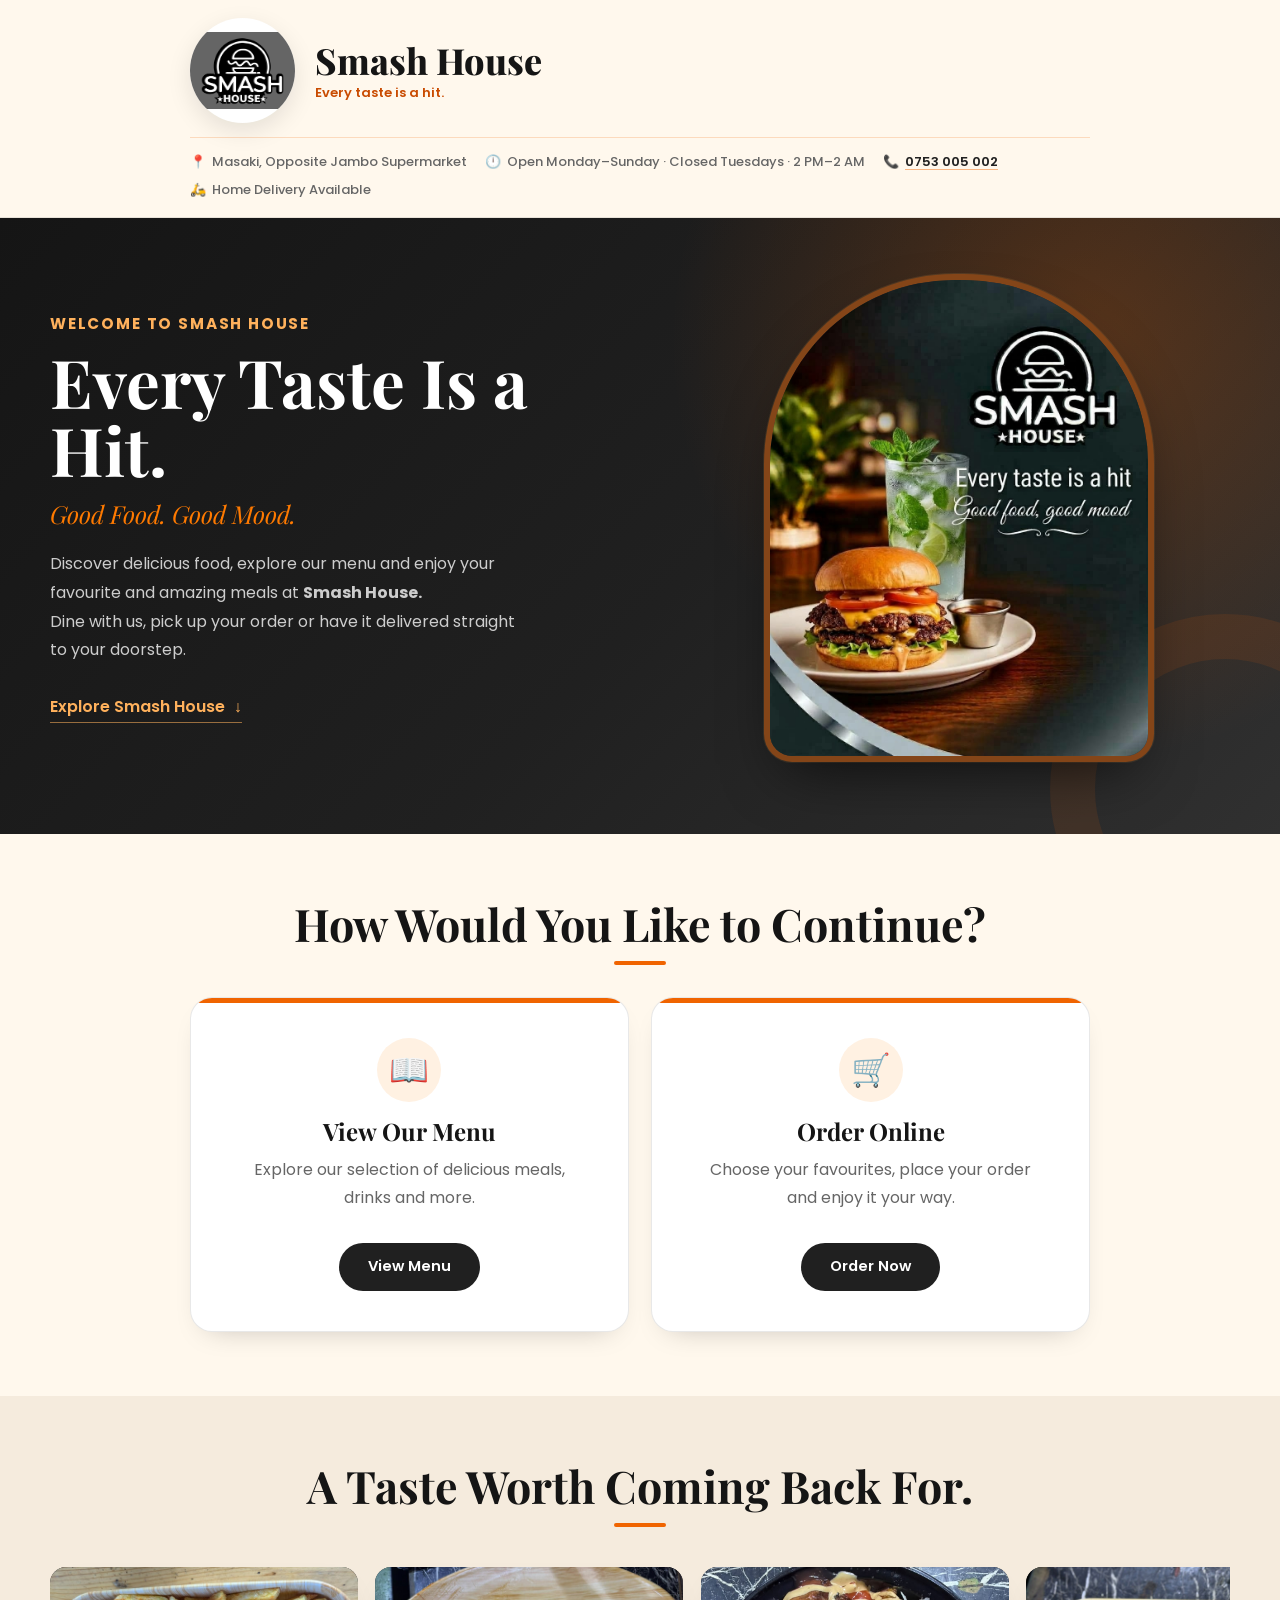
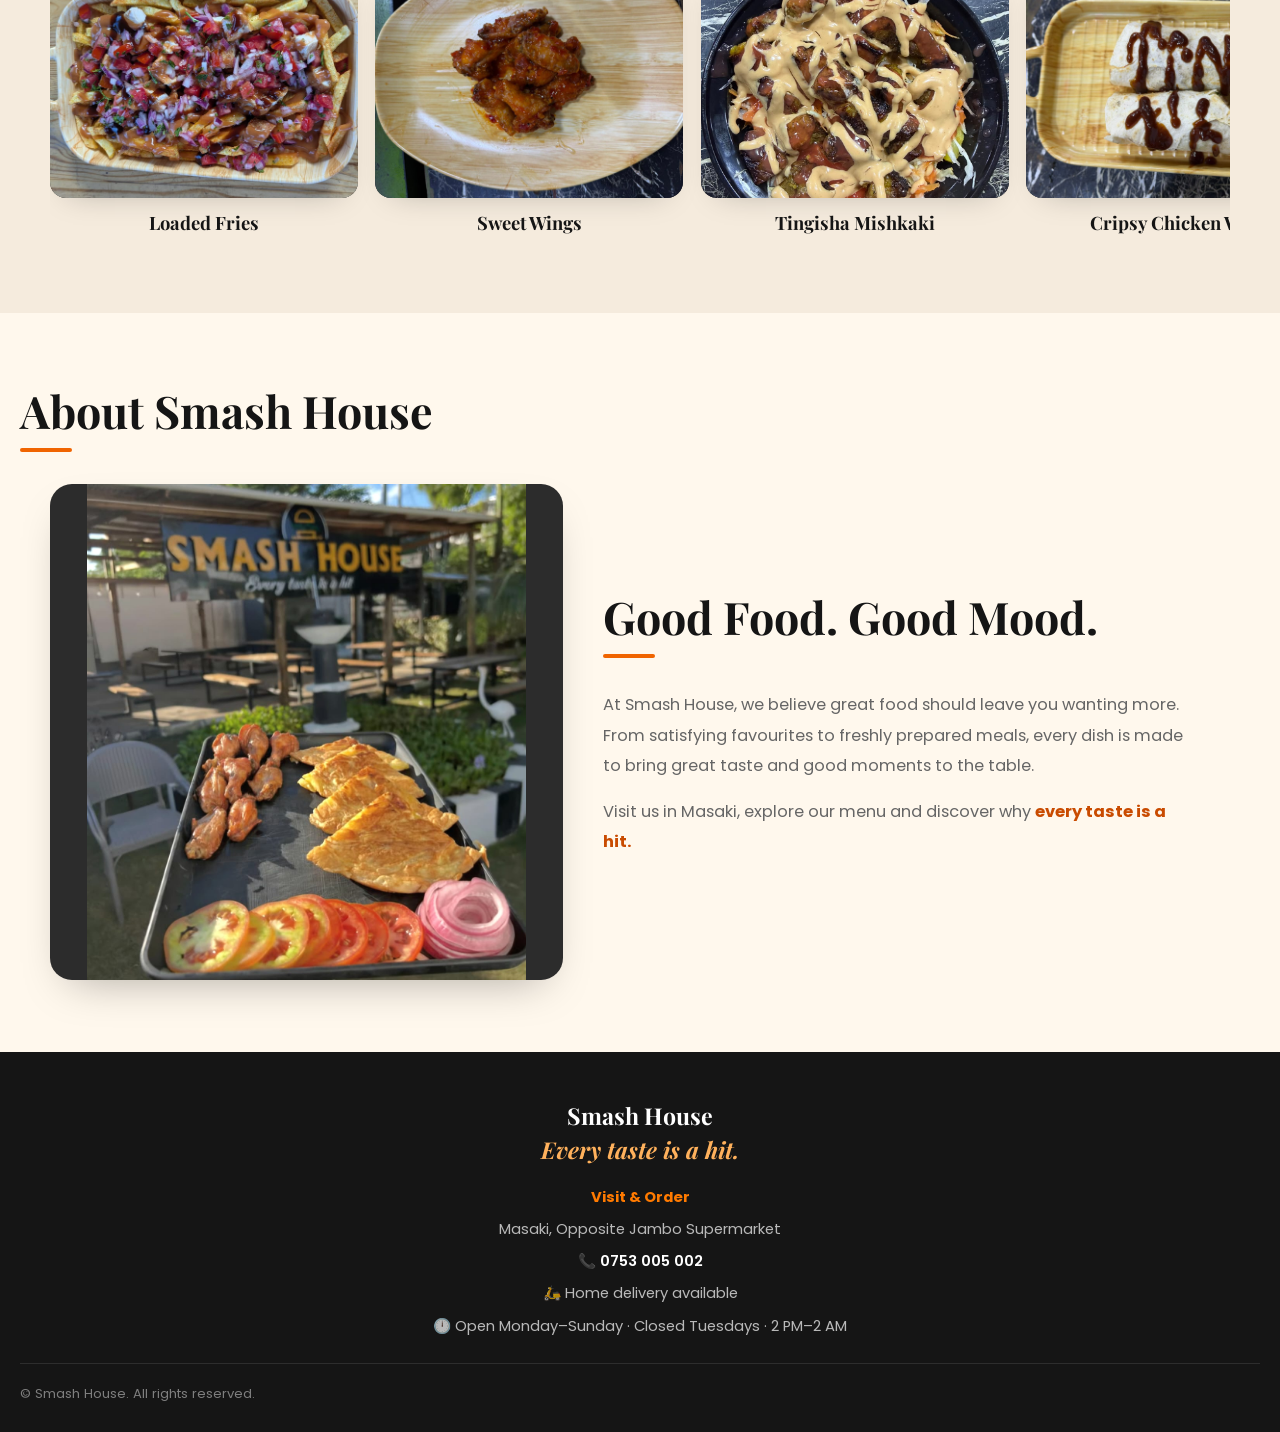
<file: index.html>
<!DOCTYPE html>
<html lang="en">
<head>
  <meta charset="UTF-8">
  <meta name="viewport" content="width=device-width, initial-scale=1.0">

  <title>Smash House | Every Taste Is a Hit</title>

  <meta
    name="description"
    content="Welcome to Smash House, Masaki. Discover our menu, enjoy delicious food and order your favourite meals online for pickup or home delivery."
  >

  <!-- Google Fonts -->
  <link rel="preconnect" href="https://fonts.googleapis.com">
  <link rel="preconnect" href="https://fonts.gstatic.com" crossorigin>

  <link
    href="https://fonts.googleapis.com/css2?family=Playfair+Display:wght@600;700;800&family=Poppins:wght@400;500;600;700&display=swap"
    rel="stylesheet"
  >

  <link rel="stylesheet" href="style.css">
</head>

<body>

  <!-- =========================================================
       HEADER
       ========================================================= -->

  <header class="site-header">

    <div class="header-inner">

      <!-- Restaurant Logo -->
      <div class="brand-logo">
        <img
          src="logo.jpeg"
          alt="Smash House logo"
        >
      </div>

      <!-- Restaurant Brand -->
      <div class="brand-copy">

        <p class="brand-eyebrow"></p>

        <h1 class="brand-name">
          Smash House
        </h1>

        <p class="brand-tagline">
          Every taste is a hit.
        </p>

      </div>

      <!-- Restaurant Information -->
      <div class="header-strip">

        <div class="header-strip-item">
          <span class="header-icon">📍</span>
          <span>Masaki, Opposite Jambo Supermarket</span>
        </div>

        <div class="header-strip-item">
          <span class="header-icon">🕛</span>
          <span>
            Open Monday–Sunday · Closed Tuesdays · 2 PM–2 AM
          </span>
        </div>

        <div class="header-strip-item">
          <span class="header-icon">📞</span>
          <a href="tel:0753005002">0753 005 002</a>
        </div>

        <div class="header-strip-item">
          <span class="header-icon">🛵</span>
          <span>Home Delivery Available</span>
        </div>

      </div>

    </div>

  </header>


  <main>

    <!-- =========================================================
         HERO / WELCOME SECTION
         ========================================================= -->

    <section class="hero" aria-labelledby="hero-heading">

      <div class="hero-inner">

        <div class="hero-text">

          <p class="hero-kicker">
            Welcome to Smash House
          </p>

          <h1 id="hero-heading">
            Every Taste Is a Hit.
          </h1>

          <p class="hero-tagline">
            Good Food. Good Mood.
          </p>

          <p class="hero-copy">
            Discover delicious food, explore our menu and enjoy your
            favourite and amazing meals at 
            <strong>
               Smash House. 
            </strong>
            <br>
            Dine with us, pick up your
            order or have it delivered straight to your doorstep.
          </p>

          <a href="#choose" class="hero-scroll-cta">
            <span>Explore Smash House</span>
            <span class="hero-scroll-arrow" aria-hidden="true">↓</span>
          </a>

        </div>


        <div class="hero-media">

          <div class="hero-image-frame">

            <img
              src="hero.jpeg"
              alt="Delicious food served at Smash House"
              class="hero-image"
              onerror="this.closest('.hero-image-frame').classList.add('image-fallback')"
            >

            <div class="fallback-label" aria-hidden="true">
              <span>Add hero.jpg</span>
              <small>images/hero.jpg — 1000×1200px recommended</small>
            </div>

          </div>

        </div>

      </div>

    </section>


    <!-- =========================================================
         MAIN OPTIONS
         ========================================================= -->

    <section
      class="choose"
      id="choose"
      aria-labelledby="choose-heading"
    >

      <h2 id="choose-heading" class="section-heading">
        How Would You Like to Continue?
      </h2>

      <div class="choice-grid">

        <!-- Table Menu -->
        <a
          href="index1.html"
          class="choice-card choice-card--menu"
        >

          <span class="choice-icon" aria-hidden="true">
            📖
          </span>

          <h3>
            View Our Menu
          </h3>

          <p>
            Explore our selection of delicious meals, drinks and more.
          </p>

          <span class="choice-button">
            View Menu
          </span>

        </a>


        <!-- Online Ordering -->
        <a
          href="index2.html"
          class="choice-card choice-card--order"
        >

          <span class="choice-icon" aria-hidden="true">
            🛒
          </span>

          <h3>
            Order Online
          </h3>

          <p>
            Choose your favourites, place your order and enjoy it your way.
          </p>

          <span class="choice-button">
            Order Now
          </span>

        </a>

      </div>

    </section>


    <!-- =========================================================
         FEATURED FOOD SECTION
         ========================================================= -->

    <section
      class="featured"
      aria-labelledby="featured-heading"
    >

      <h2 id="featured-heading" class="section-heading">
        A Taste Worth Coming Back For.
      </h2>

      <div class="featured-track">

        <figure class="food-card">

          <div class="food-image-frame">

            <img
              src="Loaded Fries.jpeg"
              alt="Loaded Fries"
              loading="lazy"
              onerror="this.closest('.food-image-frame').classList.add('image-fallback')"
            >

            <div class="fallback-label" aria-hidden="true">
              <span>Loaded Fries.jpg</span>
            </div>

          </div>

          <figcaption>
            Loaded Fries
          </figcaption>

        </figure>


        <figure class="food-card">

          <div class="food-image-frame">

            <img
              src="Sweet Wings.jpeg"
              alt="Sweet Wings served at Smash House"
              loading="lazy"
              onerror="this.closest('.food-image-frame').classList.add('image-fallback')"
            >

            <div class="fallback-label" aria-hidden="true">
              <span>Sweet Wings.jpeg</span>
            </div>

          </div>

          <figcaption>
            Sweet Wings
          </figcaption>

        </figure>


        <figure class="food-card">

          <div class="food-image-frame">

            <img
              src="Tingisha Mishkaki.jpeg"
              alt="Tingisha Mishkaki served at Smash House"
              loading="lazy"
              onerror="this.closest('.food-image-frame').classList.add('image-fallback')"
            >

            <div class="fallback-label" aria-hidden="true">
              <span>Tingisha Mishkaki.jpeg</span>
            </div>

          </div>

          <figcaption>
            Tingisha Mishkaki
            
          </figcaption>

        </figure>


        <figure class="food-card">

          <div class="food-image-frame">

            <img
              src="Crispy Chicken Wrap.jpeg"
              alt="Crispy Chicken Wrap served at Smash House"
              loading="lazy"
              onerror="this.closest('.food-image-frame').classList.add('image-fallback')"
            >

            <div class="fallback-label" aria-hidden="true">
              <span>Crispy Chicken Wrap.jpeg</span>
            </div>

          </div>

          <figcaption>
            Cripsy Chicken Wrap
          </figcaption>

        </figure>

      </div>

    </section>


    <!-- =========================================================
         ABOUT SECTION
         ========================================================= -->

    <section
      class="about"
      aria-labelledby="about-heading"
    >

      <h2
        id="about-heading"
        class="section-heading section-heading--left"
      >
        About Smash House
      </h2>

      <div class="about-inner">

        <div class="about-image-frame">

          <img
            src="Smash House.jpeg"
            alt="Smash House"
            loading="lazy"
            onerror="this.closest('.about-image-frame').classList.add('image-fallback')"
          >

          <div class="fallback-label" aria-hidden="true">
            <span>Smash House.jpeg</span>
          </div>

        </div>


        <div class="about-text">

          <h2 class="section-heading section-heading--left">
            Good Food. Good Mood.
          </h2>

          <p>
            At Smash House, we believe great food should leave you
            wanting more. From satisfying favourites to freshly prepared
            meals, every dish is made to bring great taste and good
            moments to the table.
          </p>

          <p>
            Visit us in Masaki, explore our menu and discover why
            <strong>every taste is a hit.</strong>
          </p>

        </div>

      </div>

    </section>


  </main>


  <!-- =========================================================
       FOOTER
       ========================================================= -->

  <footer class="site-footer">

    <div class="footer-inner">

      <!-- Footer Brand -->
      <div class="footer-brand">

        <p class="footer-name">
          Smash House
        </p>

        <p class="footer-tagline">
          Every taste is a hit.
        </p>

      </div>


      <!-- Restaurant Details -->
      <div class="footer-details">

        <p class="footer-heading">
          Visit &amp; Order
        </p>

        <p>
          Masaki, Opposite Jambo Supermarket
        </p>

        <p>
          📞 <a href="tel:0753005002">0753 005 002</a>
        </p>

        <p>
          🛵 Home delivery available
        </p>

        <p>
          🕛 Open Monday–Sunday · Closed Tuesdays · 2 PM–2 AM
        </p>

      </div>

    </div>


    <!-- Copyright -->
    <p class="footer-copyright">
      © <span id="year"></span>
      Smash House. All rights reserved.
    </p>

  </footer>


  <script src="script.js"></script>

</body>
</html>
</file>
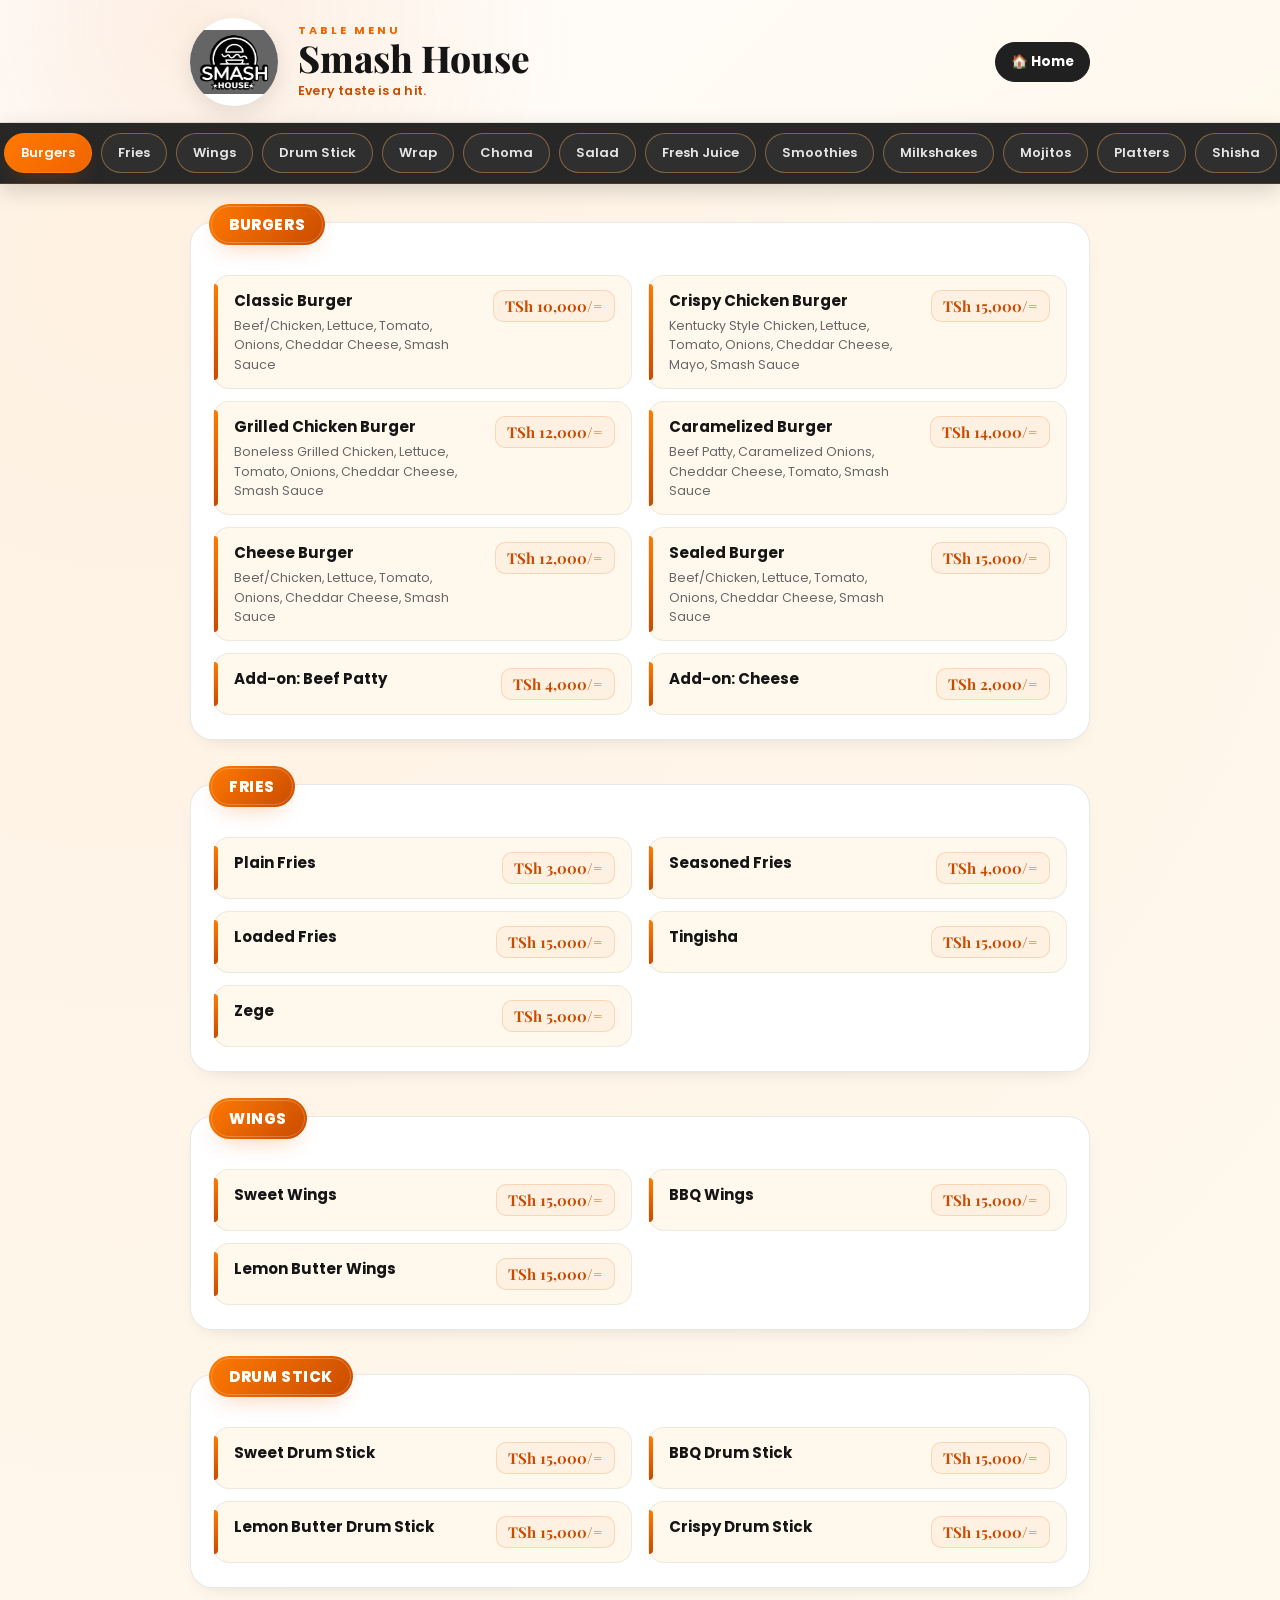
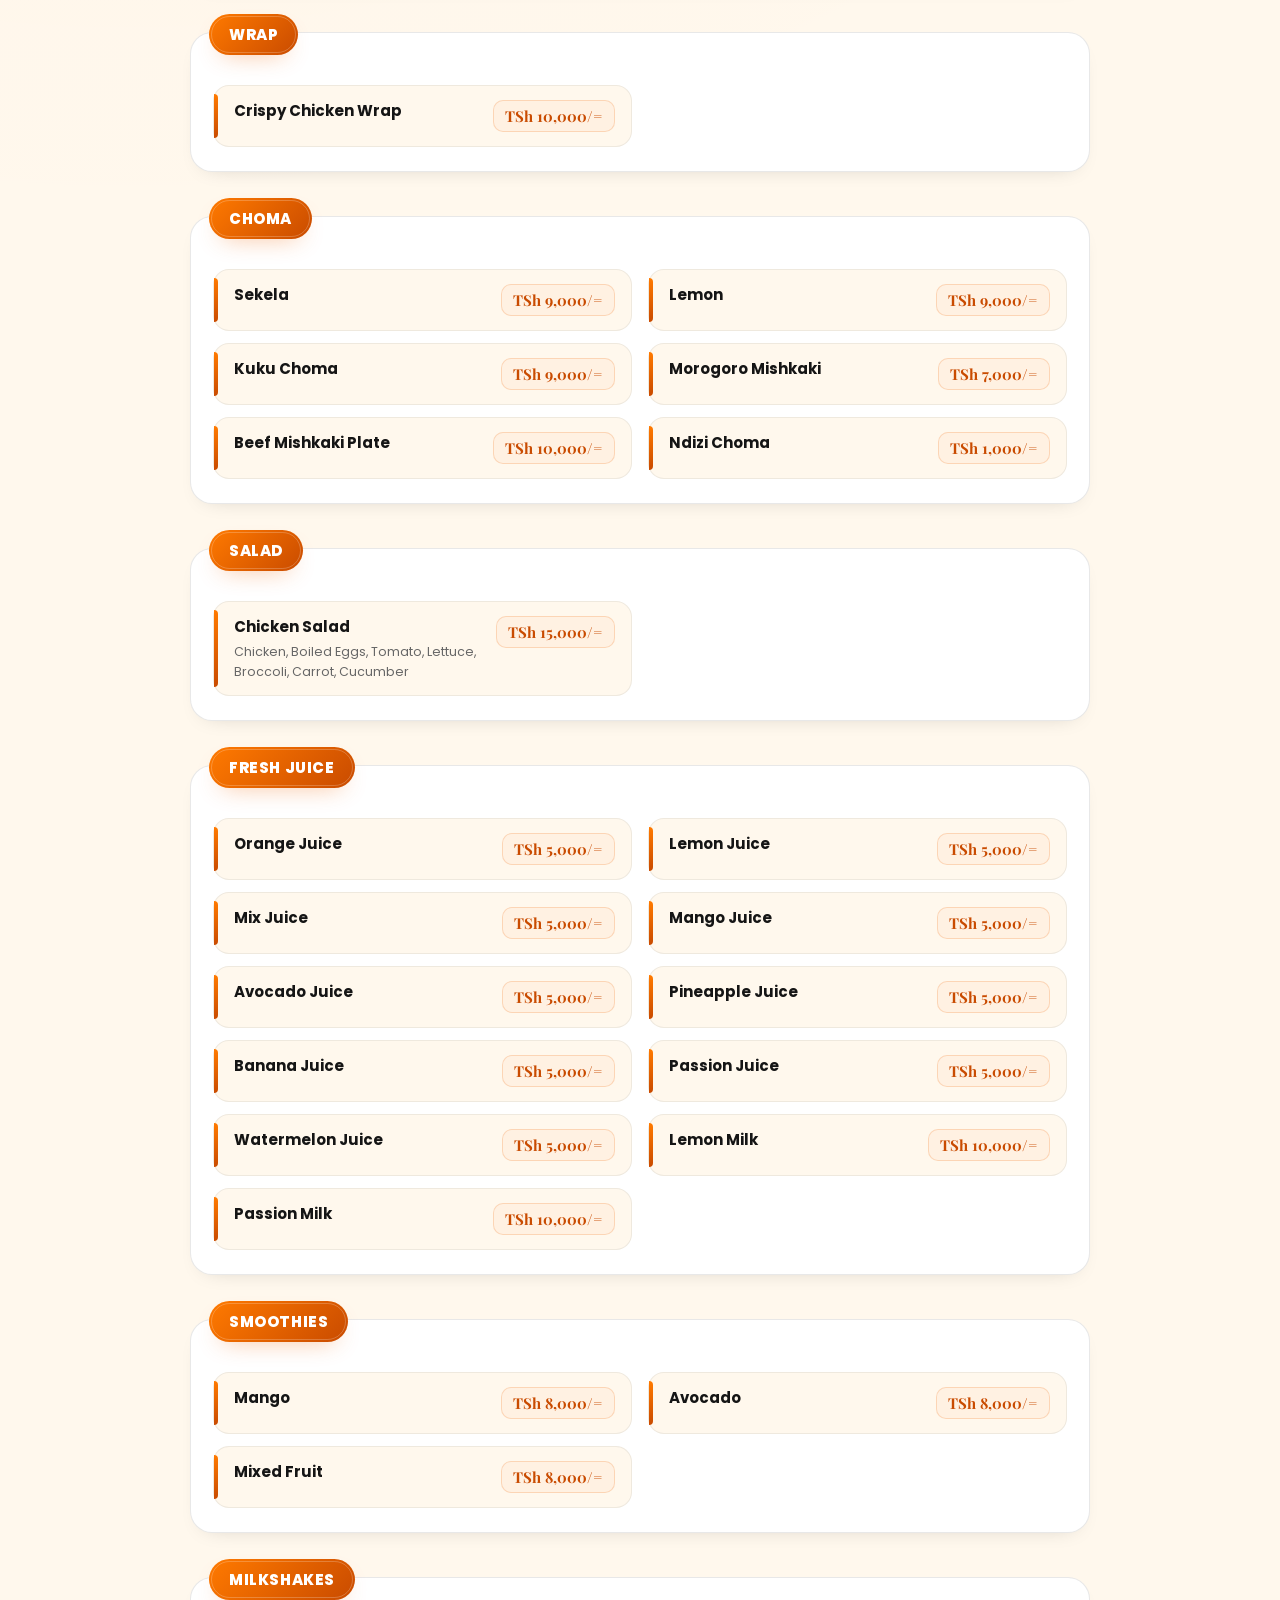
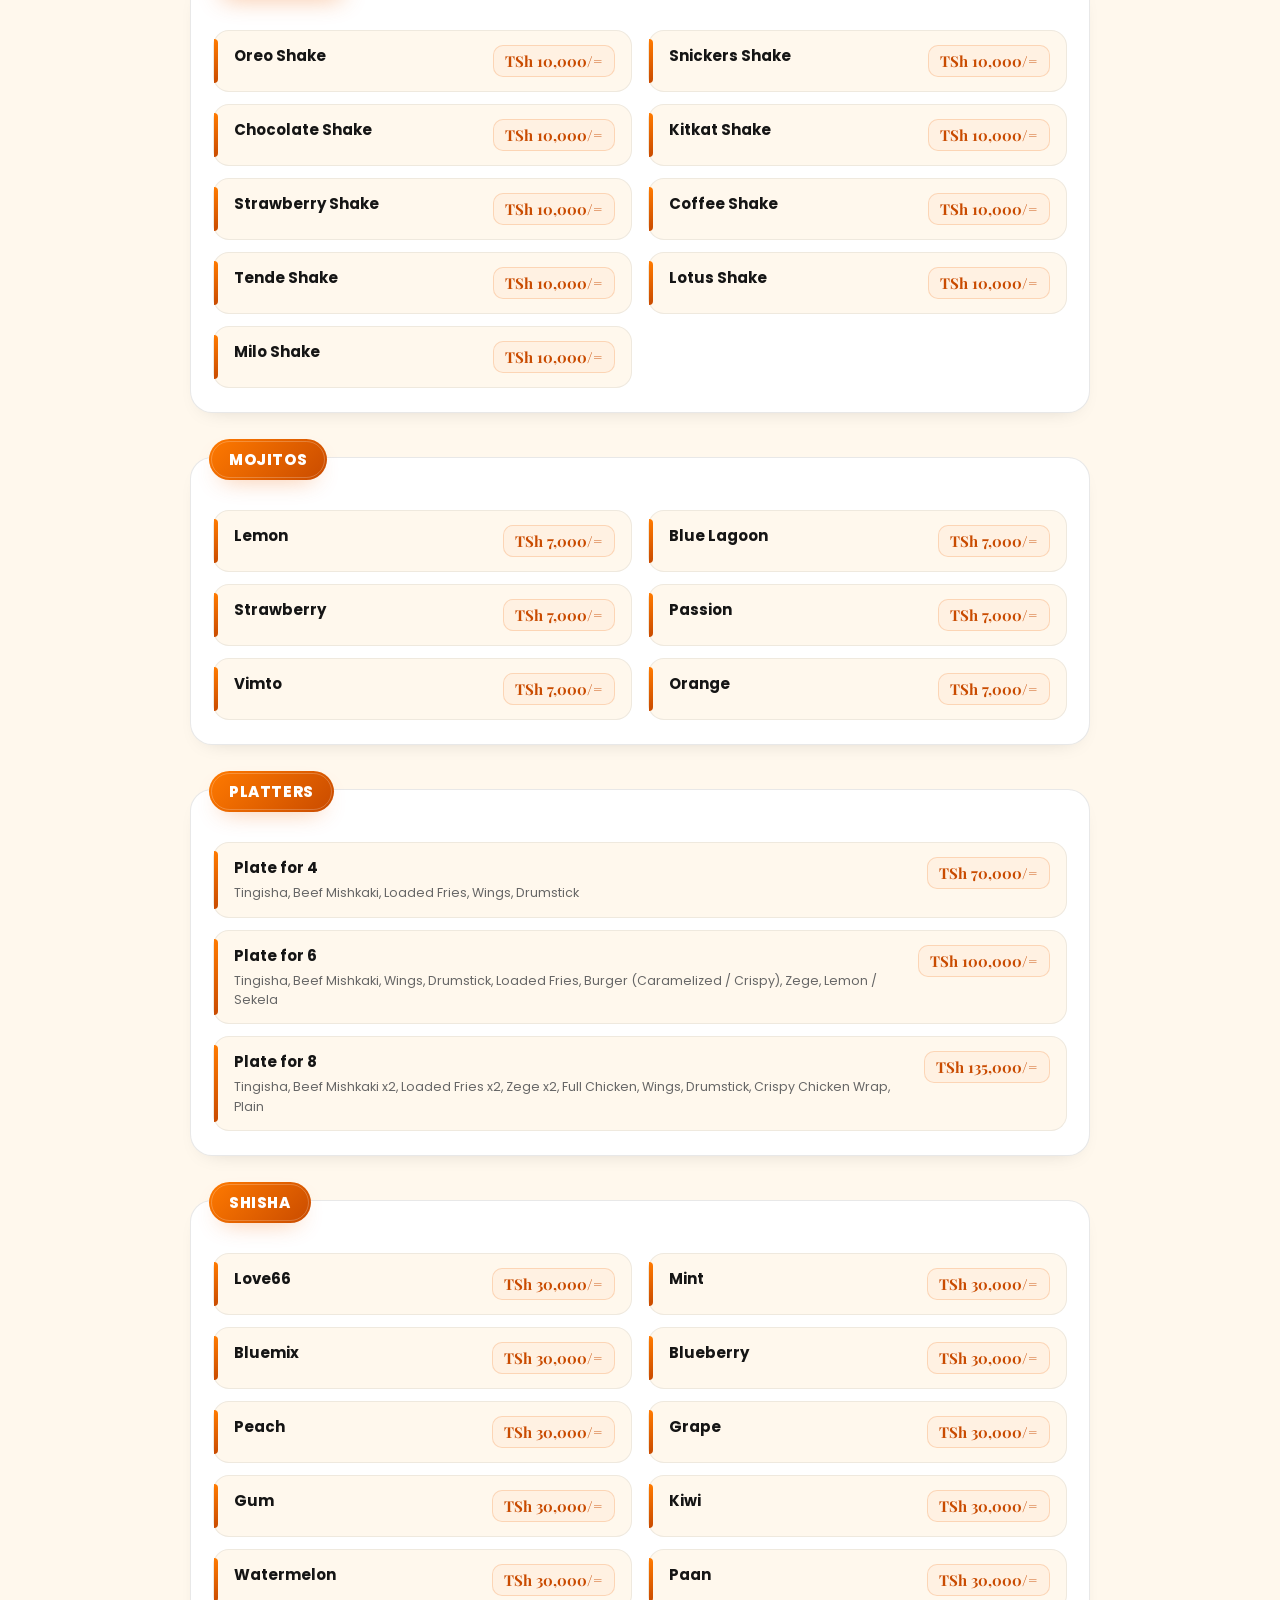
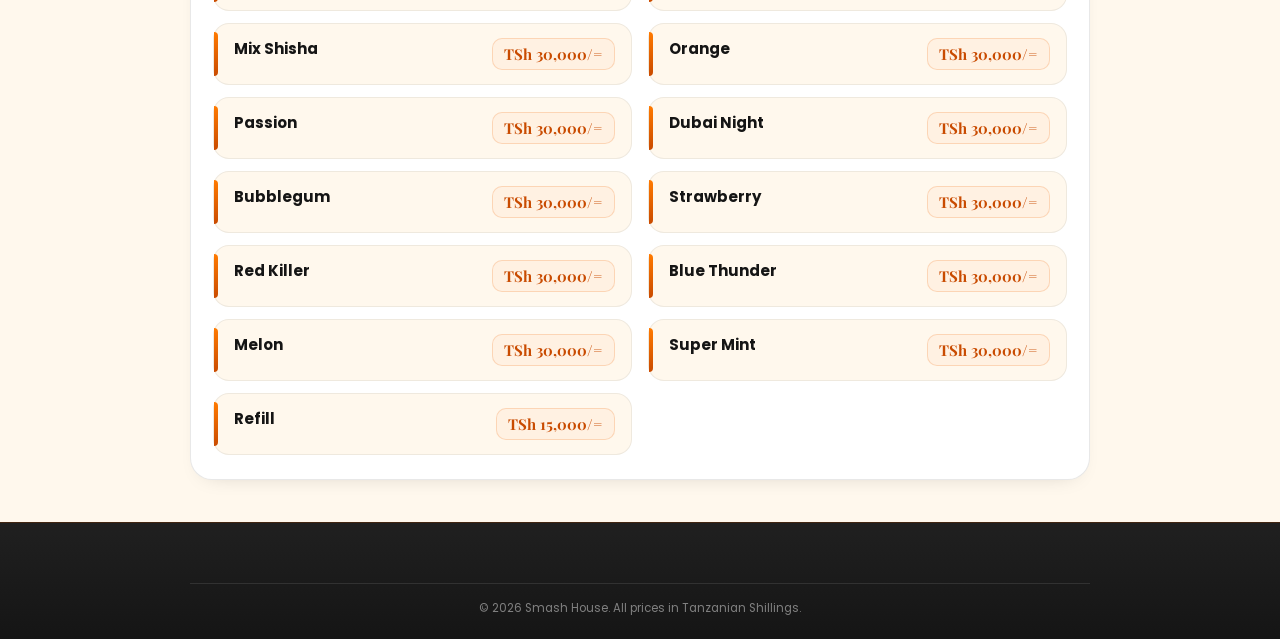
<file: index1.html>
<!DOCTYPE html>

<html lang="en">
<head>

  <meta charset="UTF-8" />

  <meta
    name="viewport"
    content="width=device-width, initial-scale=1.0, viewport-fit=cover"
  />

  <title>Smash House — Menu</title>

  <meta
    name="description"
    content="Explore the Smash House menu and discover delicious meals, favourites and more. Visit us in Masaki or order your favourites online."
  />

  <!-- Google Fonts -->
  <link rel="preconnect" href="https://fonts.googleapis.com" />

  <link
    rel="preconnect"
    href="https://fonts.gstatic.com"
    crossorigin
  />

  <link
    href="https://fonts.googleapis.com/css2?family=Playfair+Display:wght@600;700;800&family=Poppins:wght@400;500;600;700&display=swap"
    rel="stylesheet"
  />

  <link
    rel="stylesheet"
    href="style1.css"
  />

</head>


<body>


  <!-- =========================================================
       HEADER
       ========================================================= -->

  <header class="site-header">

    <div class="header-inner">


      <!-- Restaurant Logo -->

      <div class="brand-logo">

        <img
          src="logo.jpeg"
          alt="Smash House logo"
        />

      </div>


      <!-- Restaurant Name -->

      <div class="brand-copy">

        <p class="brand-eyebrow">
          Table Menu
        </p>

        <h1 class="brand-name">
          Smash House
        </h1>

        <p class="brand-tagline">
          Every taste is a hit.
        </p>

      </div>


      <!-- Home Button -->

      <a
        href="index.html"
        class="home-button"
        aria-label="Go back to Smash House home page"
      >
        🏠 Home
      </a>


    </div>
    

  </header>



  <!-- =========================================================
       CATEGORY NAVIGATION
       ========================================================= -->

  <nav
    class="category-nav"
    aria-label="Menu categories"
  >

    <div
      class="category-nav-scroll"
      id="category-nav"
      role="tablist"
    ></div>

  </nav>



  <!-- =========================================================
       MENU CONTENT
       ========================================================= -->

  <main
    id="menu-content"
    class="menu-content"
  >

    <!--
      Menu category sections are rendered here
      by script1.js from MENU_DATA.
    -->

  </main>


  <!-- =========================================================
       FOOTER
       ========================================================= -->

  <footer class="site-footer">

    <!-- Copyright -->

    <p class="footer-copyright">

      © <span id="year"></span>
      Smash House.
      All prices in Tanzanian Shillings.

    </p>

  </footer>



  <!-- JavaScript -->

  <script src="script1.js"></script>

</body>
</html>
</file>
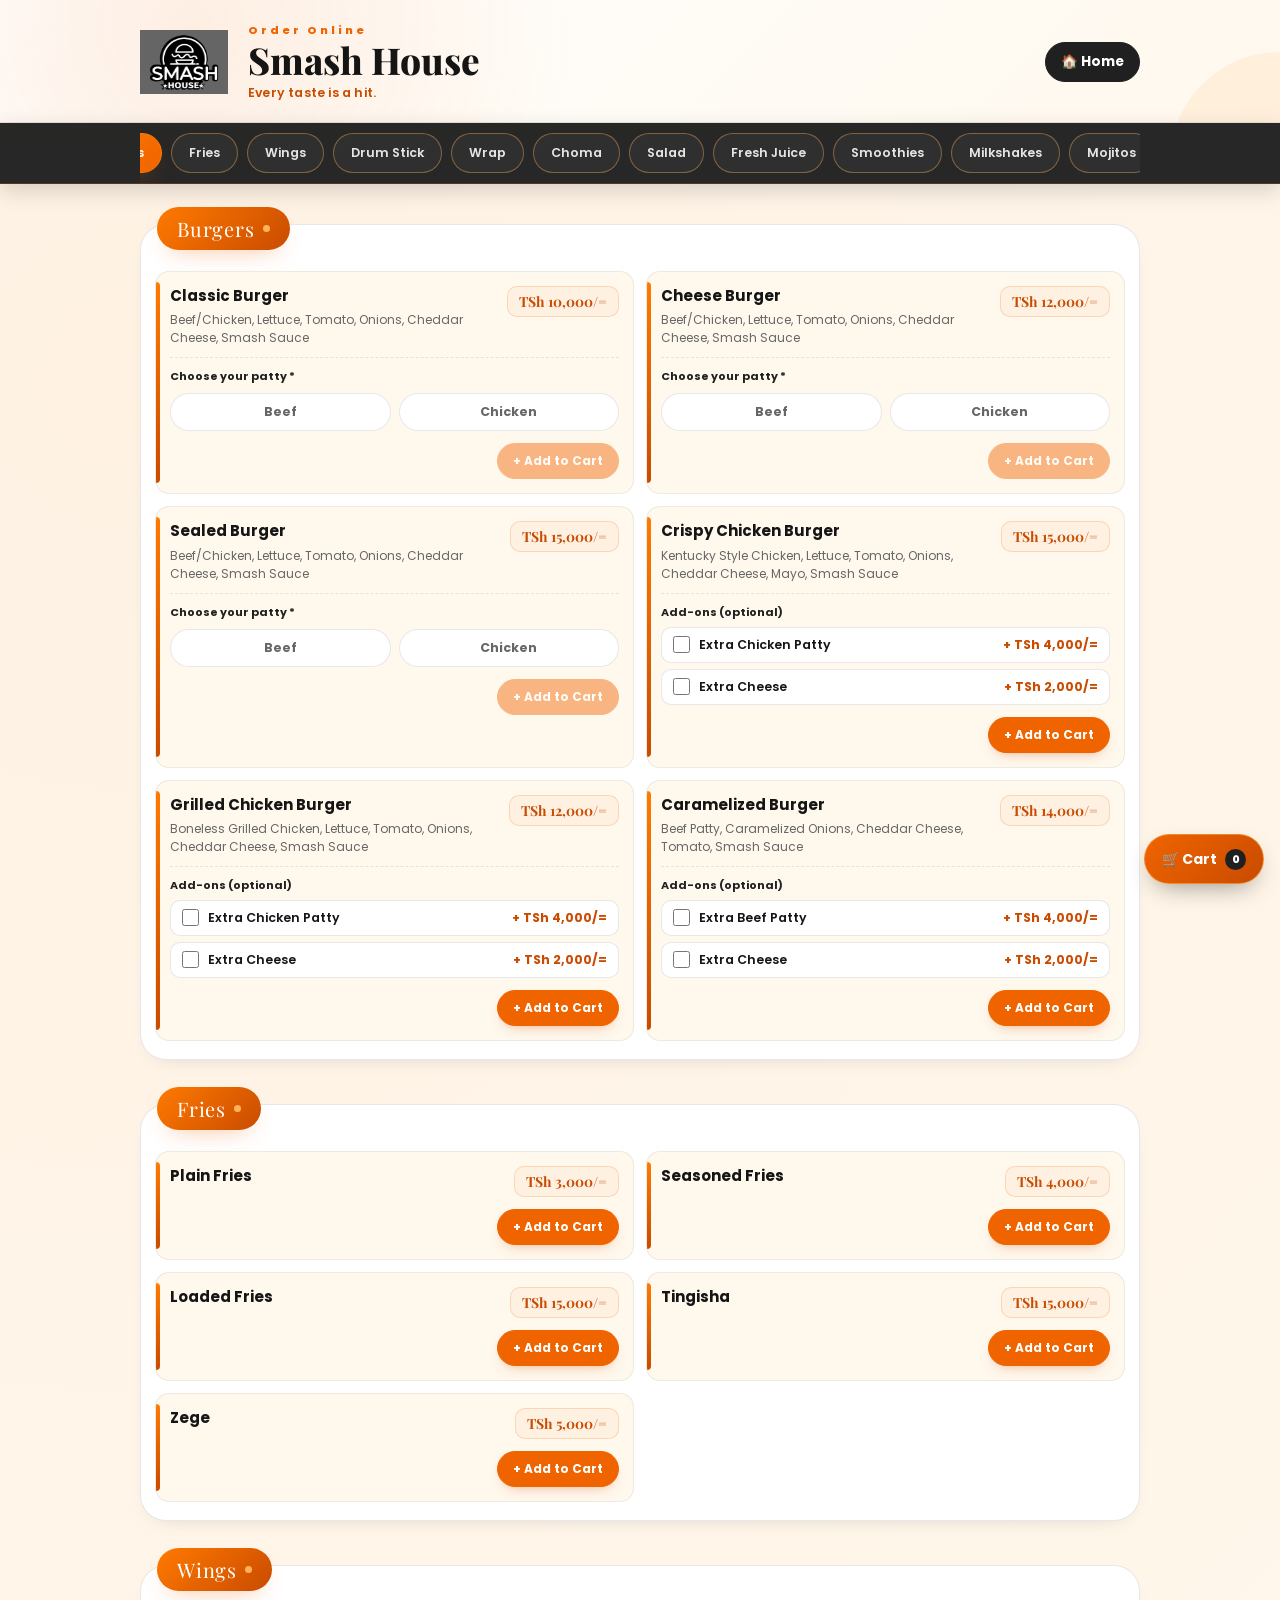
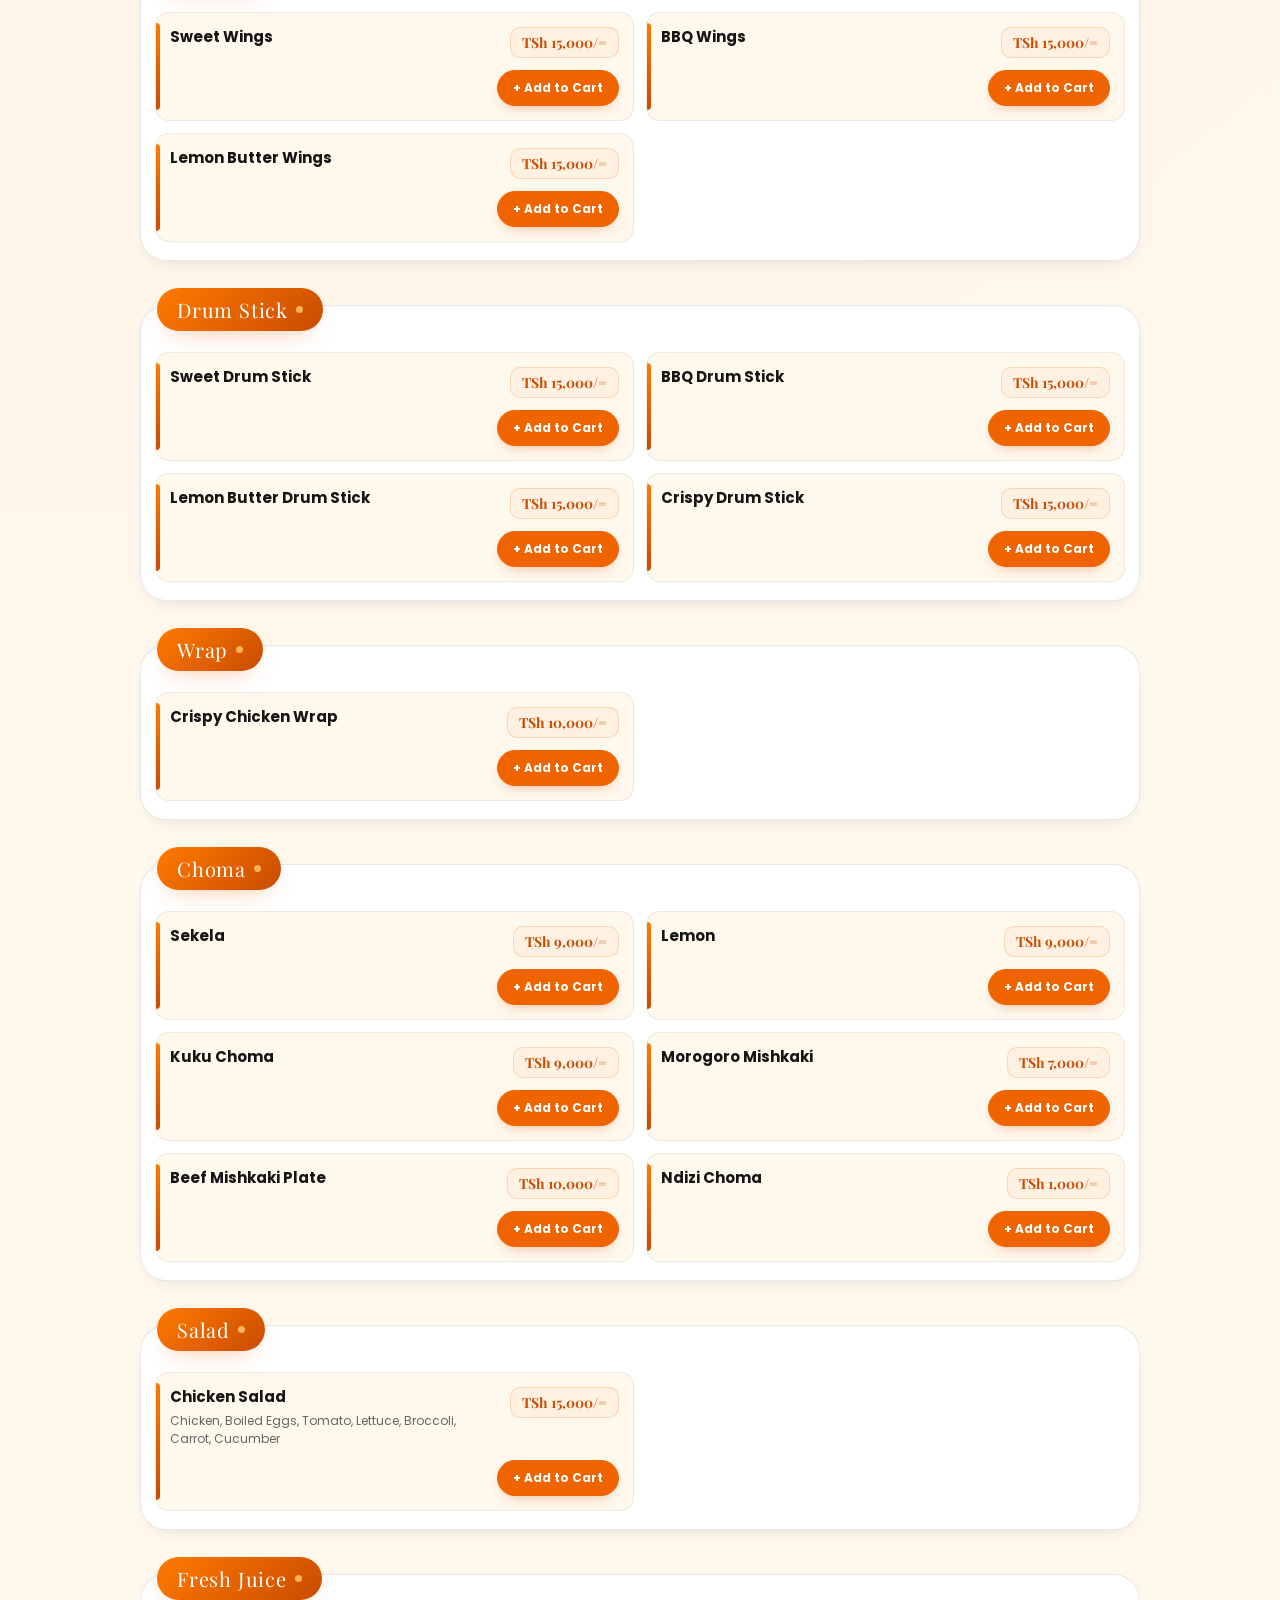
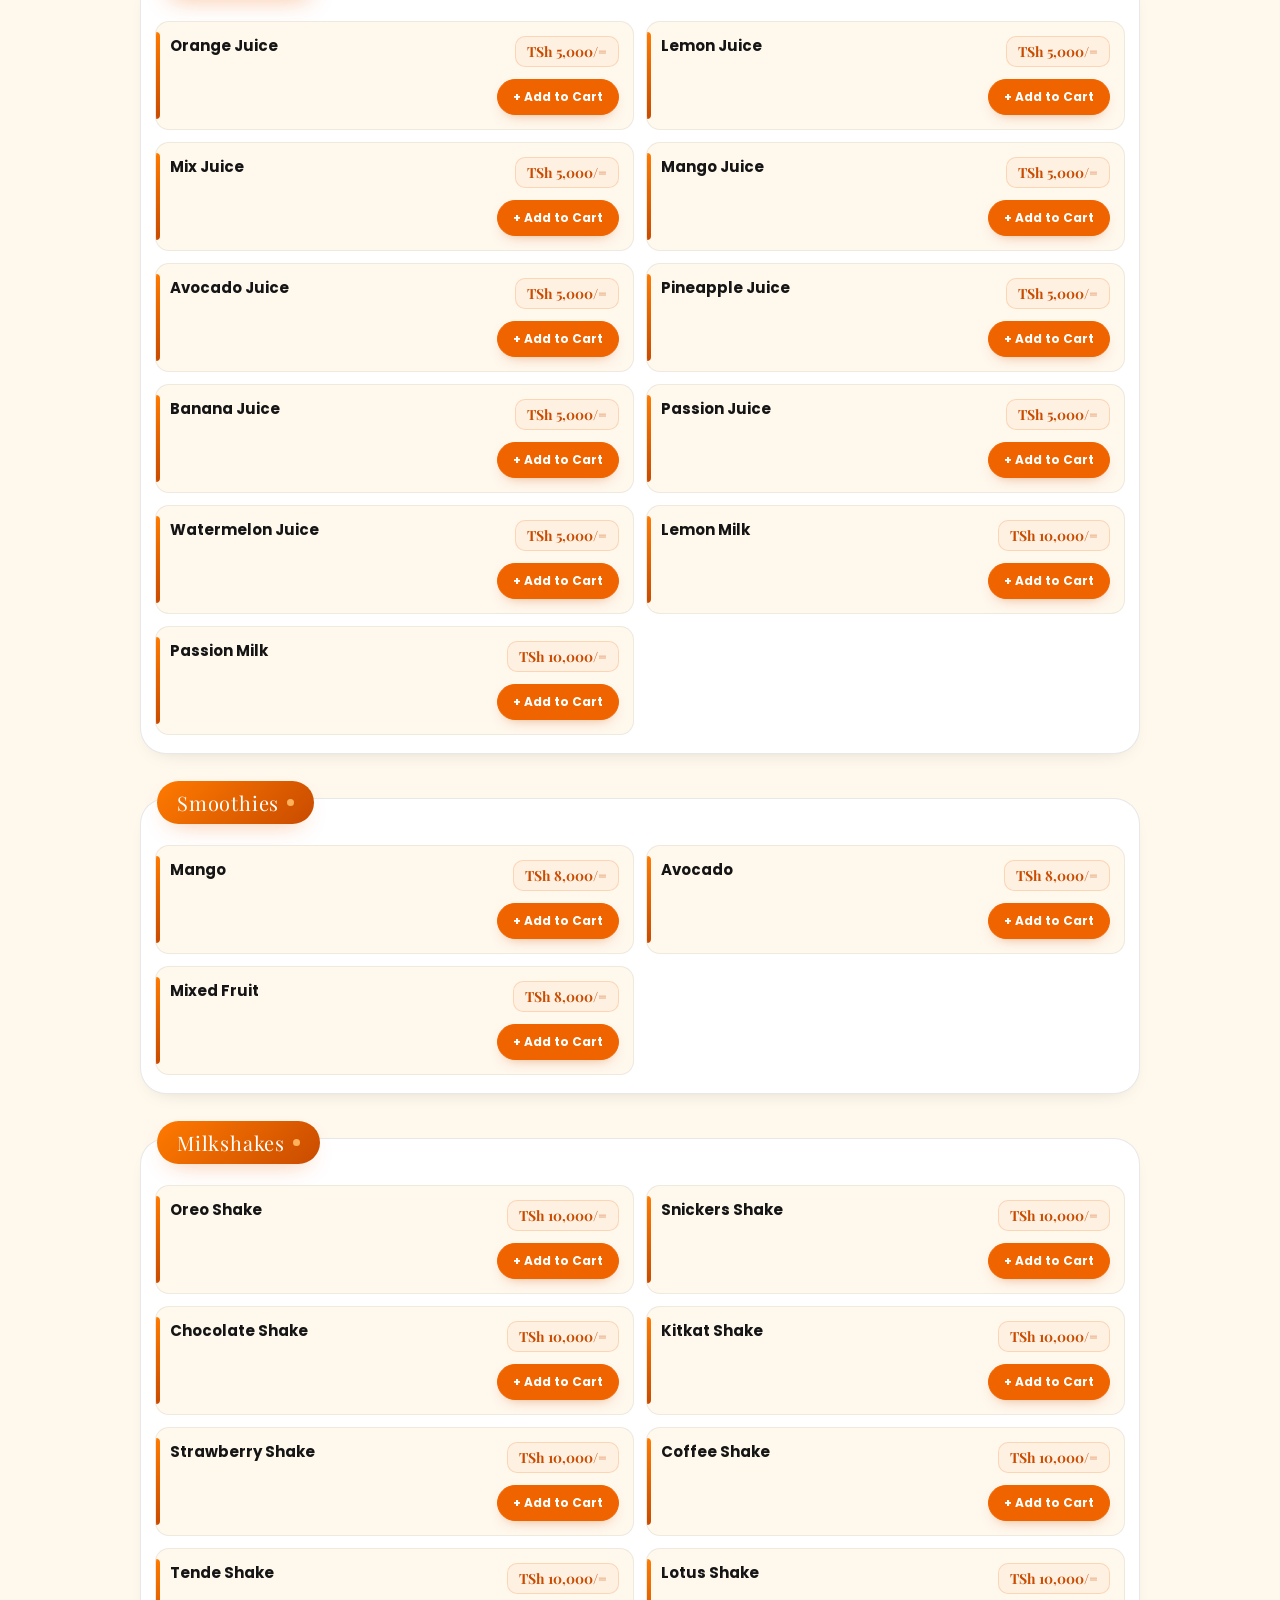
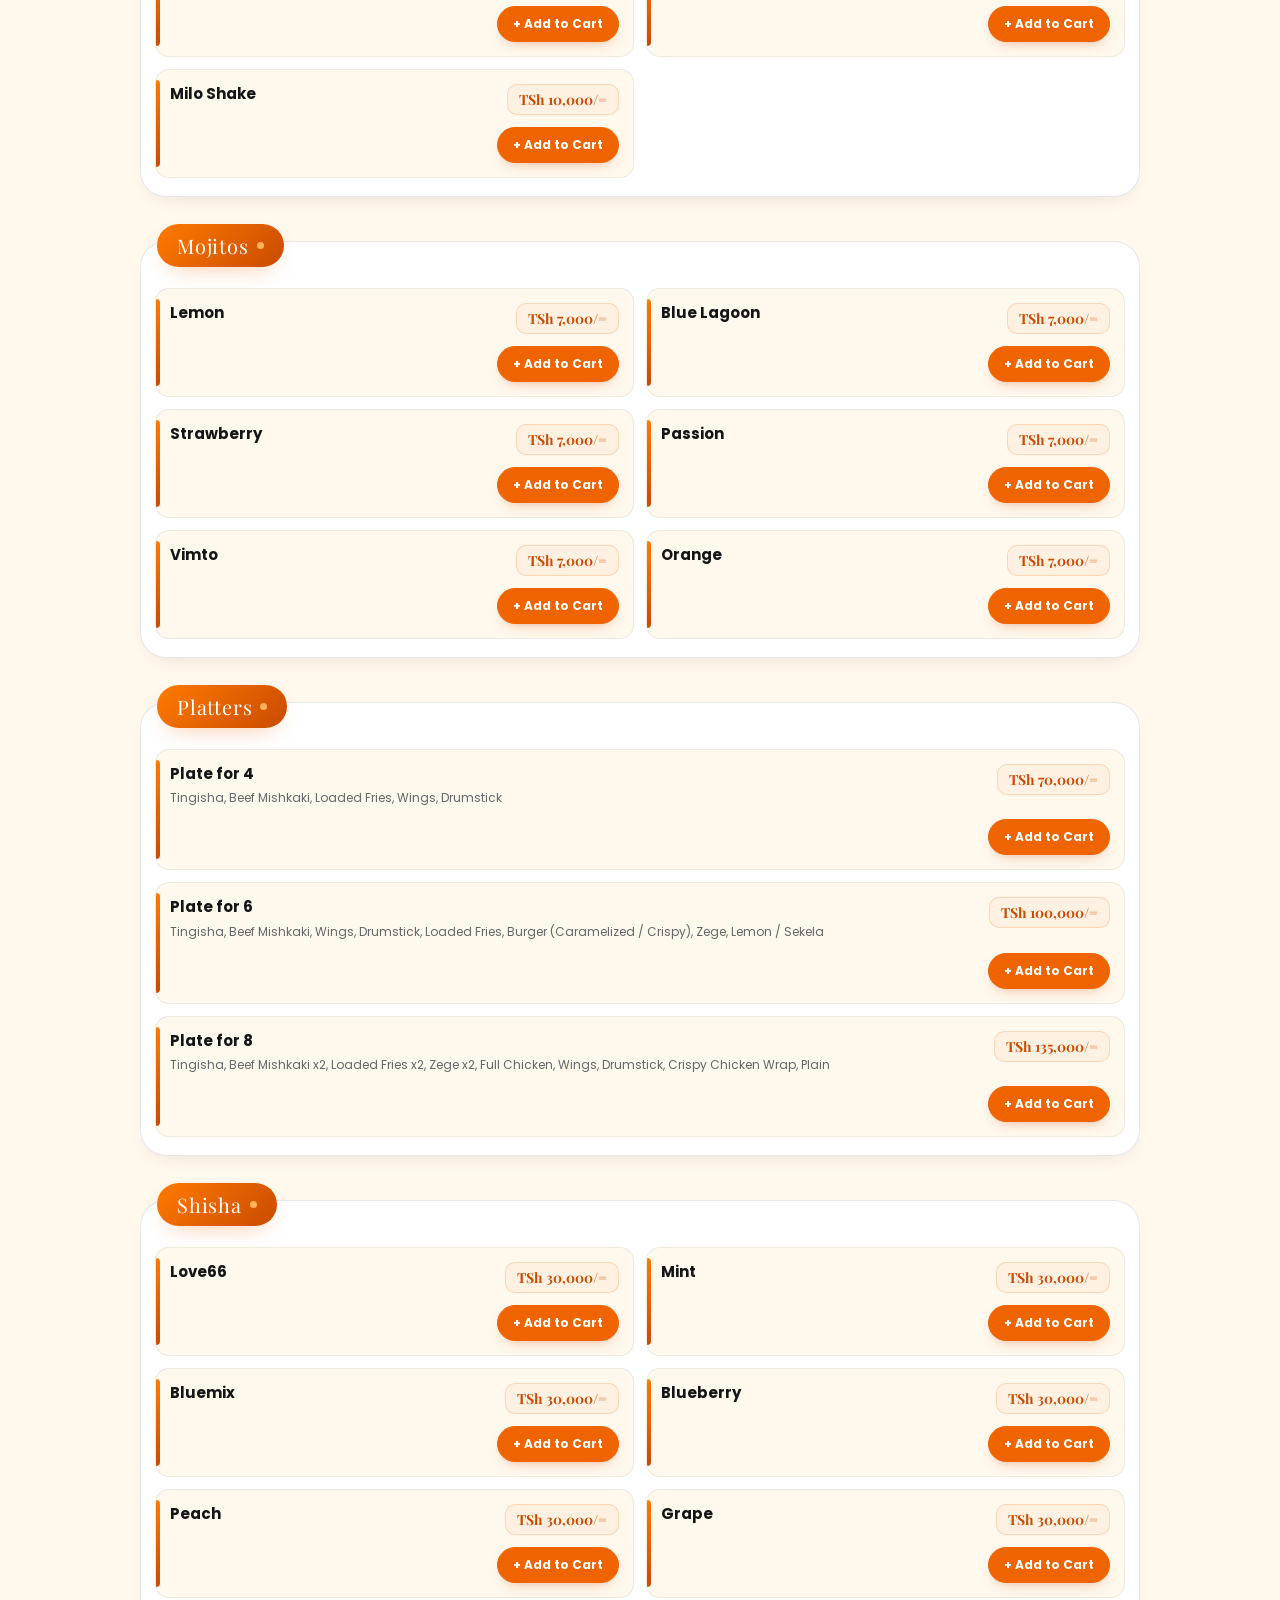
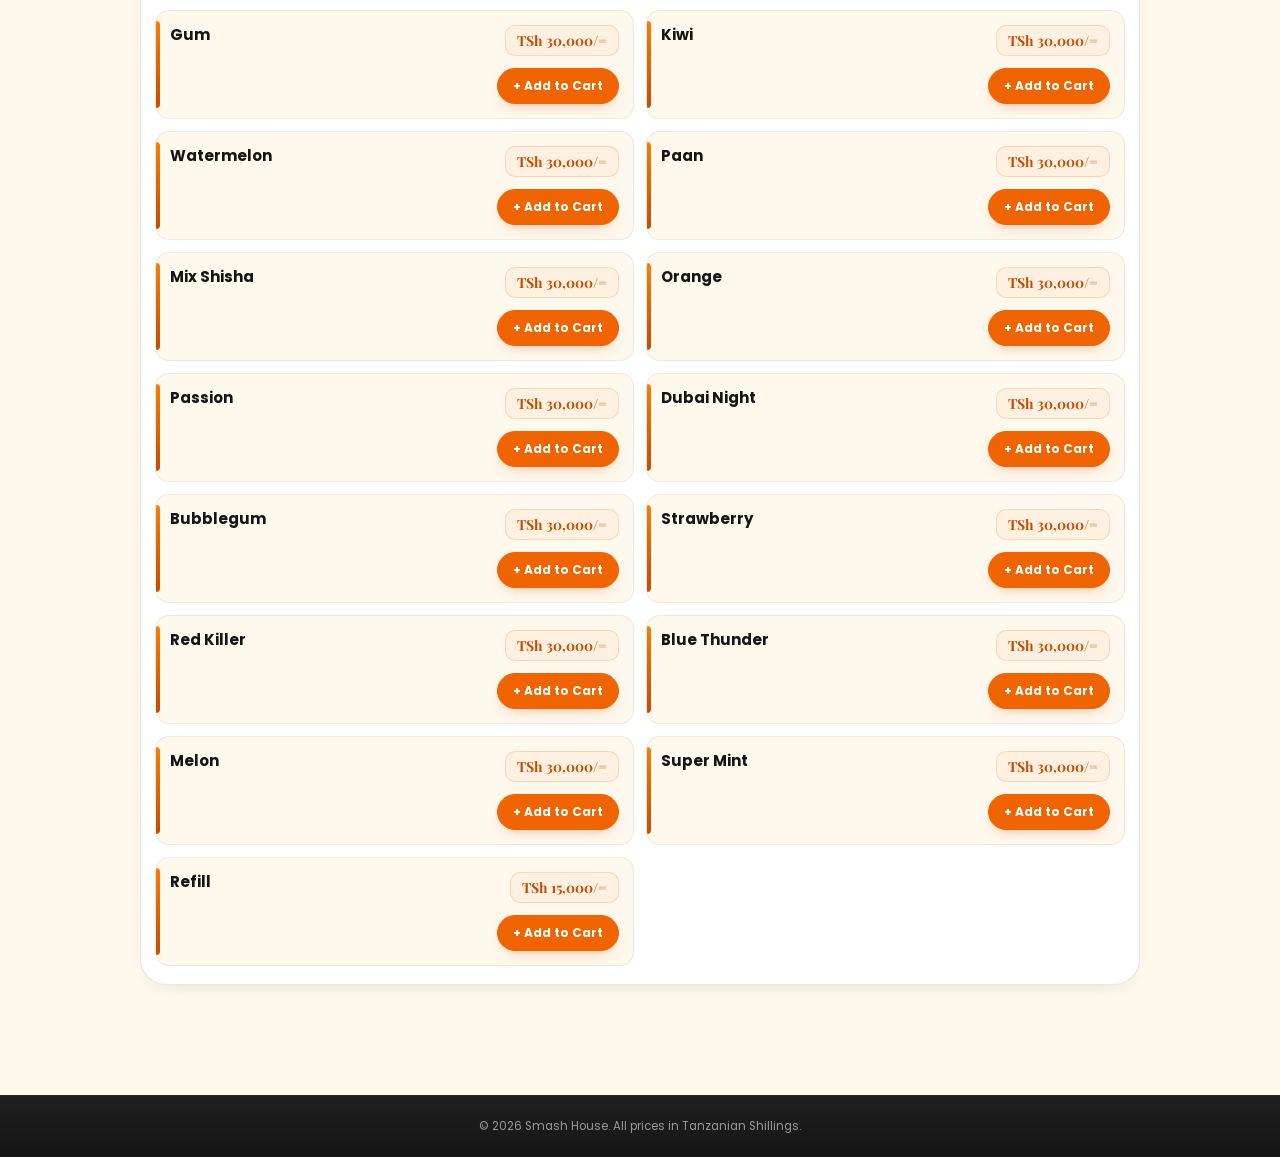
<file: index2.html>
<!DOCTYPE html>
<html lang="en">
<head>
  <meta charset="UTF-8" />
  <meta name="viewport" content="width=device-width, initial-scale=1.0, viewport-fit=cover" />

  <title>Smash House — Order Online</title>
  <meta name="description" content="Order delicious burgers, fries, meals and more from Smash House." />

  <!-- Fonts (same ones the stylesheet uses) -->
  <link rel="preconnect" href="https://fonts.googleapis.com" />
  <link rel="preconnect" href="https://fonts.gstatic.com" crossorigin />
  <link
    href="https://fonts.googleapis.com/css2?family=Playfair+Display:wght@400;700;800&family=Poppins:wght@400;500;600;700;800&display=swap"
    rel="stylesheet"
  />

  <link rel="stylesheet" href="style2.css" />
</head>

<body>

  <!-- ========================= HEADER ========================= -->
  <header class="site-header">
    <div class="header-inner">

      <div class="brand-logo">
        <img src="logo.jpeg" alt="Smash House logo" />
      </div>

      <div class="brand-copy">
        <p class="brand-eyebrow">Order Online</p>
        <h1 class="brand-name">Smash House</h1>
        <p class="brand-tagline">Every taste is a hit.</p>
      </div>

      <a href="index.html" class="home-button" aria-label="Go back to Smash House home page">
        🏠 Home
      </a>

    </div>
  </header>

  <!-- ================== CATEGORY NAVIGATION =================== -->
  <nav class="category-nav" aria-label="Menu categories">
    <div class="category-nav-scroll" id="category-nav"></div>
  </nav>

  <!-- ====================== MENU (script2.js) ================= -->
  <main id="menu-content" class="menu-content"></main>

  <!-- ========================= FOOTER ========================= -->
  <footer class="site-footer">
    <p class="footer-copyright">
      © <span id="year"></span> Smash House. All prices in Tanzanian Shillings.
    </p>
  </footer>

  <!-- ================ CART: FLOATING BUTTON =================== -->
  <button id="cart-toggle-btn" class="cart-fab" type="button" aria-label="Open cart, 0 items">
    🛒 Cart
    <span id="cart-count" class="cart-fab-count" aria-hidden="true">0</span>
  </button>

  <!-- ===================== CART: OVERLAY ====================== -->
  <div id="cart-overlay" class="cart-overlay" hidden></div>

  <!-- ===================== CART: DRAWER ======================= -->
  <aside
    id="cart-drawer"
    class="cart-drawer"
    role="dialog"
    aria-modal="true"
    aria-labelledby="cart-drawer-title"
    hidden
  >

    <div class="cart-drawer-header">
      <h2 id="cart-drawer-title">🛒 Your Order</h2>
      <button id="cart-close-btn" class="cart-close-btn" type="button" aria-label="Close cart">✕</button>
    </div>

    <div id="cart-items" class="cart-items"></div>

    <div id="cart-empty" class="cart-empty" hidden>
      <p>Your cart is empty</p>
      <button id="cart-browse-btn" class="cart-browse-btn" type="button">Browse Menu</button>
    </div>

    <!-- ============ CART FOOTER / ORDER DETAILS ============ -->
    <div id="cart-footer" class="cart-footer" hidden>

      <div class="order-details-box">

        <!-- Order type: Dine in / Delivery / Pickup -->
        <div class="order-type-group">
          <p class="order-type-label">How would you like your order?</p>

          <div class="order-type-options" id="order-type-options" role="radiogroup" aria-label="Order type">

            <button type="button" class="order-type-btn order-type-btn--dinein"
                    data-type="dinein" role="radio" aria-checked="false">
              <span class="order-type-icon" aria-hidden="true">🍽️</span>
              <span class="order-type-text">Dine in</span>
            </button>

            <button type="button" class="order-type-btn order-type-btn--delivery"
                    data-type="delivery" role="radio" aria-checked="false">
              <span class="order-type-icon" aria-hidden="true">🛵</span>
              <span class="order-type-text">Delivery</span>
            </button>

            <button type="button" class="order-type-btn order-type-btn--pickup"
                    data-type="pickup" role="radio" aria-checked="false">
              <span class="order-type-icon" aria-hidden="true">🥡</span>
              <span class="order-type-text">Pickup</span>
            </button>

          </div>

          <p class="order-type-hint" id="order-type-hint">
            Select Dine in, Delivery or Pickup to continue.
          </p>
        </div>

        <div class="order-details-divider" aria-hidden="true"></div>

        <!--
          Customer fields. data-types lists which order types show each field
          (script2.js shows / hides them).
        -->
        <div class="cart-customer-fields" id="cart-customer-fields" hidden>

          <!-- All types -->
          <input
            type="text"
            id="customer-name"
            class="cart-input"
            data-types="dinein delivery pickup"
            placeholder="Your name *"
            aria-label="Your name (required)"
            autocomplete="name"
          />

          <input
            type="tel"
            id="customer-contact"
            class="cart-input"
            data-types="dinein delivery pickup"
            placeholder="Phone number *"
            aria-label="Phone number (required)"
            autocomplete="tel"
          />

          <!-- Dine in: arrival time + number of people -->
          <div class="cart-field-row" data-types="dinein">
            <div>
              <label class="cart-input-label" for="customer-arrival">Time of arrival *</label>
              <input
                type="text"
                id="customer-arrival"
                class="cart-input"
                placeholder="e.g. 7:30 PM"
                maxlength="20"
                autocomplete="off"
                aria-label="Time of arrival (required)"
              />
            </div>
            <div>
              <label class="cart-input-label" for="customer-guests">Number of people *</label>
              <input
                type="number"
                id="customer-guests"
                class="cart-input"
                min="1"
                max="99"
                step="1"
                inputmode="numeric"
                placeholder="e.g. 4"
                aria-label="Number of people (required)"
              />
            </div>
          </div>

          <!-- Delivery only: area (typed by the customer) + address.
               The delivery fee is confirmed by the restaurant on WhatsApp. -->
          <div id="other-area-wrap" data-types="delivery" hidden>
            <label class="cart-input-label" for="customer-other-area">Delivery area *</label>
            <input
              type="text"
              id="customer-other-area"
              class="cart-input"
              placeholder="e.g. Mikocheni"
              aria-label="Delivery area (required)"
            />
          </div>

          <input
            type="text"
            id="customer-address"
            class="cart-input"
            data-types="delivery"
            placeholder="Delivery address *"
            aria-label="Delivery address (required)"
            autocomplete="street-address"
          />

          <!-- All types -->
          <div id="customer-notes-wrap" data-types="dinein delivery pickup">
            <label class="cart-input-label" for="customer-notes">
              Additional notes / special instructions
            </label>
            <textarea
              id="customer-notes"
              class="cart-input cart-textarea"
              rows="3"
              placeholder="Tell us how you would like your order..."
              aria-label="Additional notes or special instructions"
            ></textarea>
          </div>

        </div>
      </div>

      <!-- ======================= TOTAL ======================= -->
      <div class="cart-total-breakdown">

        <!-- Food total + delivery fee: Delivery only -->
        <div id="cart-fee-lines" hidden>
          <div class="cart-total-line">
            <span>Food Total</span>
            <span id="cart-food-total-value">TSh 0/=</span>
          </div>
          <div class="cart-total-line">
            <span>Delivery Fee</span>
            <span id="cart-delivery-fee-value">To be confirmed</span>
          </div>
        </div>

        <div class="cart-total-line cart-grand-total">
          <span>Total</span>
          <span id="cart-total-value">TSh 0/=</span>
        </div>

      </div>

      <button id="whatsapp-order-btn" class="whatsapp-btn" type="button" disabled>
        📲 Order via WhatsApp
      </button>

      <p class="whatsapp-hint">
        This opens WhatsApp with your order filled in — tap Send there to confirm it.
      </p>

      <button id="clear-cart-btn" class="clear-cart-btn" type="button">Clear Cart</button>

    </div>
  </aside>

  <script src="script2.js"></script>
</body>
</html>
</file>
<file: style.css>
/* ==========================================================================
   SMASH HOUSE — MODERN RESTAURANT STYLESHEET
   Visual direction:
   Charcoal + Electric Orange + Warm Cream
   Modern, energetic, bold and food-focused.
   ========================================================================== */


/* =========================================================================
   1. DESIGN TOKENS
   ========================================================================= */

:root {

  /* ---------- Colour palette ---------- */

  --charcoal-deep: #151515;
  --charcoal: #202020;
  --charcoal-mid: #2C2C2C;
  --charcoal-light: #3A3A3A;

  --orange-deep: #C94B00;
  --orange: #F06400;
  --orange-bright: #FF7A00;
  --orange-soft: #FFB15C;

  --cream: #FFF8ED;
  --cream-dark: #F5EBDD;
  --white: #FFFFFF;
  --black: #111111;

  --text: #202020;
  --text-soft: #666666;

  --border: rgba(32, 32, 32, 0.10);

  /* ---------- Typography ---------- */

  --font-display: 'Playfair Display', Georgia, serif;
  --font-body: 'Poppins', -apple-system, BlinkMacSystemFont, 'Segoe UI', sans-serif;

  /* ---------- Layout ---------- */

  --max-width: 1180px;

  --radius-xl: 28px;
  --radius-lg: 22px;
  --radius-md: 16px;
  --radius-sm: 10px;

  /* ---------- Shadows ---------- */

  --shadow-soft:
    0 18px 45px -20px rgba(0, 0, 0, 0.35);

  --shadow-card:
    0 12px 30px -18px rgba(0, 0, 0, 0.28);

  --shadow-orange:
    0 12px 28px -14px rgba(240, 100, 0, 0.45);

  /* ---------- Motion ---------- */

  --transition-fast: 180ms ease;

  --transition-med:
    320ms cubic-bezier(0.22, 0.61, 0.36, 1);
}


/* =========================================================================
   2. RESET & BASE
   ========================================================================= */

* {
  box-sizing: border-box;
}

html {
  scroll-behavior: smooth;
}

@media (prefers-reduced-motion: reduce) {

  html {
    scroll-behavior: auto;
  }

  * {
    animation-duration: 0.01ms !important;
    transition-duration: 0.01ms !important;
  }

}

body {
  margin: 0;

  background: var(--cream);
  color: var(--text);

  font-family: var(--font-body);

  -webkit-font-smoothing: antialiased;

  overflow-x: hidden;
}

img {
  max-width: 100%;
  display: block;
}

button {
  font-family: inherit;
}

a {
  color: inherit;
  text-decoration: none;
}


/* =========================================================================
   3. HEADINGS
   ========================================================================= */

h1,
h2,
h3,
p {
  margin-top: 0;
}

h1,
h2,
h3 {
  font-family: var(--font-display);
}

.section-heading {
  text-align: center;

  margin: 0 0 2rem;

  color: var(--charcoal-deep);

  font-family: var(--font-display);

  font-size: clamp(1.9rem, 5vw, 2.8rem);

  line-height: 1.15;
}

.section-heading::after {
  content: "";

  display: block;

  width: 52px;
  height: 4px;

  margin: 0.75rem auto 0;

  background: var(--orange);

  border-radius: 999px;
}

.section-heading--left {
  text-align: left;
}

.section-heading--left::after {
  margin-left: 0;
}


/* =========================================================================
   4. HEADER
   ========================================================================= */

.site-header {
  position: sticky;
  top: 0;
  z-index: 100;

  background: rgba(255, 248, 237, 0.97);

  color: var(--charcoal);

  border-bottom: 1px solid rgba(32, 32, 32, 0.10);

  padding: 18px 20px;

  backdrop-filter: blur(14px);
}


/* =========================================================================
   HEADER INNER
   ========================================================================= */

.header-inner {
  width: 100%;
  max-width: 900px;

  margin: 0 auto;

  display: grid;

  grid-template-columns: 105px minmax(0, 1fr);

  column-gap: 20px;
  row-gap: 14px;

  align-items: center;
}


/* =========================================================================
   RESTAURANT LOGO
   ========================================================================= */

.brand-logo {
  width: 105px;
  height: 105px;

  display: flex;
  align-items: center;
  justify-content: center;

  flex-shrink: 0;

  border-radius: 50%;

  background: var(--white);

  box-shadow:
    0 8px 24px rgba(0, 0, 0, 0.10);

  overflow: hidden;
}

.brand-logo img {
  width: 100%;
  height: 100%;

  object-fit: contain;

  display: block;
}


/* =========================================================================
   BRAND TEXT
   ========================================================================= */

.brand-copy {
  min-width: 0;
}

.brand-eyebrow {
  margin: 0 0 3px;

  font-size: 12px;
  line-height: 1.2;

  letter-spacing: 3px;

  text-transform: uppercase;

  color: var(--orange);

  font-weight: 700;
}

.brand-name {
  margin: 0 0 5px;

  font-family: var(--font-display);

  font-weight: 800;

  font-size: clamp(24px, 6vw, 36px);

  line-height: 1.05;

  color: var(--charcoal-deep);
}

.brand-tagline {
  margin: 0;

  font-family: var(--font-body);

  font-size: 13px;

  line-height: 1.4;

  color: var(--orange-deep);

  font-weight: 600;
}


/* =========================================================================
   HEADER INFORMATION
   ========================================================================= */

.header-strip {
  grid-column: 1 / -1;

  width: 100%;

  display: flex;
  flex-wrap: wrap;

  gap: 8px 18px;

  padding-top: 14px;

  border-top: 1px solid rgba(240, 100, 0, 0.20);
}

.header-strip-item {
  display: flex;

  align-items: flex-start;

  gap: 6px;

  min-width: 0;

  font-size: 13px;

  line-height: 1.5;

  color: var(--text-soft);

  font-weight: 500;
}

.header-strip-item a {
  color: var(--charcoal);

  font-weight: 600;

  text-decoration: underline;

  text-decoration-color: rgba(240, 100, 0, 0.45);

  text-decoration-thickness: 1px;

  text-underline-offset: 3px;
}

.header-strip-item a:hover {
  color: var(--orange);
}

.header-icon {
  flex-shrink: 0;
}


/* =========================================================================
   MOBILE HEADER
   ========================================================================= */

@media (max-width: 600px) {

  .site-header {
    padding: 15px 14px 14px;
  }

  .header-inner {
    grid-template-columns: 88px minmax(0, 1fr);

    column-gap: 14px;

    row-gap: 12px;
  }

  .brand-logo {
    width: 88px;
    height: 88px;
  }

  .brand-eyebrow {
    font-size: 10px;
    letter-spacing: 2.2px;
  }

  .brand-name {
    font-size: 27px;
  }

  .brand-tagline {
    font-size: 12px;
  }

  .header-strip {
    display: flex;

    flex-direction: column;

    gap: 6px;

    padding-top: 12px;
  }

  .header-strip-item {
    font-size: 12.5px;
  }

}


/* =========================================================================
   VERY SMALL PHONES
   ========================================================================= */

@media (max-width: 380px) {

  .header-inner {
    grid-template-columns: 78px minmax(0, 1fr);

    column-gap: 12px;
  }

  .brand-logo {
    width: 78px;
    height: 78px;
  }

  .brand-name {
    font-size: 24px;
  }

  .brand-eyebrow {
    font-size: 9px;
    letter-spacing: 1.8px;
  }

  .brand-tagline {
    font-size: 11px;
  }

  .header-strip-item {
    font-size: 12px;
  }

}


/* =========================================================================
   5. HERO
   ========================================================================= */

.hero {

  position: relative;

  background:
    radial-gradient(
      circle at 85% 20%,
      rgba(240, 100, 0, 0.25),
      transparent 35%
    ),

    linear-gradient(
      135deg,
      var(--charcoal-deep) 0%,
      var(--charcoal) 55%,
      #303030 100%
    );

  padding: 3.5rem 1.25rem 4.5rem;

  overflow: hidden;
}

.hero::before {

  content: "";

  position: absolute;

  width: 260px;
  height: 260px;

  right: -120px;
  bottom: -130px;

  border-radius: 50%;

  border: 45px solid rgba(240, 100, 0, 0.10);

  pointer-events: none;
}

.hero-inner {

  position: relative;
  z-index: 1;

  max-width: var(--max-width);

  margin: 0 auto;

  display: grid;

  grid-template-columns: 1fr;

  gap: 2.5rem;

  align-items: center;
}

.hero-text {
  color: var(--white);

  text-align: center;
}

.hero-kicker {

  font-family: var(--font-body);

  font-size: 0.95rem;

  letter-spacing: 0.12em;

  text-transform: uppercase;

  color: var(--orange-soft);

  font-weight: 700;

  margin-bottom: 0.7rem;
}

.hero-text h1 {

  color: var(--white);

  font-size: clamp(
    2.6rem,
    8vw,
    4.2rem
  );

  line-height: 1.02;

  margin-bottom: 0.2em;
}

.hero-tagline {

  font-family: var(--font-display);

  font-style: italic;

  color: var(--orange-bright);

  font-size: clamp(
    1.15rem,
    3vw,
    1.55rem
  );

  margin-bottom: 0.8em;
}

.hero-copy {

  max-width: 48ch;

  margin-left: auto;
  margin-right: auto;

  color: rgba(255, 255, 255, 0.78);

  font-size: 1rem;

  line-height: 1.8;
}

.hero-scroll-cta {

  display: inline-flex;

  align-items: center;

  gap: 0.55rem;

  margin-top: 0.8rem;

  color: var(--orange-soft);

  font-weight: 600;

  border-bottom: 1px solid rgba(255, 177, 92, 0.55);

  padding-bottom: 3px;

  transition:
    gap var(--transition-fast),
    color var(--transition-fast);
}

.hero-scroll-cta:hover {

  gap: 0.9rem;

  color: var(--white);
}

.hero-scroll-arrow {

  display: inline-block;

  animation: bob 2.2s ease-in-out infinite;
}

@keyframes bob {

  0%,
  100% {
    transform: translateY(0);
  }

  50% {
    transform: translateY(4px);
  }

}


/* =========================================================================
   HERO IMAGE
   ========================================================================= */

.hero-media {

  display: flex;

  justify-content: center;
}

.hero-image-frame {

  width: min(100%, 390px);

  aspect-ratio: 4 / 5;

  border-radius:
    190px
    190px
    28px
    28px;

  overflow: hidden;

  border: 6px solid rgba(240, 100, 0, 0.45);

  box-shadow:
    0 25px 60px -22px rgba(0, 0, 0, 0.70),
    0 0 0 1px rgba(255, 177, 92, 0.12);

  position: relative;

  background: var(--charcoal-mid);
}

.hero-image-frame .hero-image {

  width: 100%;

  height: 100%;

  object-fit: cover;
}


/* =========================================================================
   IMAGE FALLBACK
   ========================================================================= */

.fallback-label {

  display: none;

  position: absolute;

  inset: 0;

  flex-direction: column;

  align-items: center;

  justify-content: center;

  text-align: center;

  gap: 0.3rem;

  padding: 1rem;

  color: var(--orange-soft);

  background:

    repeating-linear-gradient(
      45deg,
      rgba(240, 100, 0, 0.08) 0 12px,
      transparent 12px 24px
    ),

    var(--charcoal-mid);

  font-family: var(--font-body);
}

.fallback-label span {

  font-weight: 600;

  font-size: 0.95rem;
}

.fallback-label small {

  opacity: 0.70;

  font-size: 0.75rem;
}

.image-fallback .fallback-label {
  display: flex;
}

.image-fallback img {
  display: none;
}


/* =========================================================================
   6. CHOOSE SECTION
   ========================================================================= */

.choose {

  max-width: var(--max-width);

  margin: 0 auto;

  padding: 4rem 1.25rem;
}

.choice-grid {

  display: grid;

  grid-template-columns: 1fr;

  gap: 1.4rem;

  max-width: 900px;

  margin: 0 auto;
}

.choice-card {

  position: relative;

  display: flex;

  flex-direction: column;

  align-items: center;

  text-align: center;

  background: var(--white);

  border: 1px solid var(--border);

  border-radius: var(--radius-lg);

  padding: 2.5rem 1.75rem;

  min-height: 230px;

  justify-content: center;

  box-shadow: var(--shadow-card);

  overflow: hidden;

  transition:
    transform var(--transition-med),
    box-shadow var(--transition-med),
    border-color var(--transition-med);
}

.choice-card::before {

  content: "";

  position: absolute;

  top: 0;
  left: 0;

  width: 100%;
  height: 5px;

  background: var(--orange);
}

.choice-card:hover,
.choice-card:focus-visible {

  transform: translateY(-7px);

  box-shadow: var(--shadow-soft);

  border-color: rgba(240, 100, 0, 0.30);
}

.choice-icon {

  width: 64px;
  height: 64px;

  display: flex;

  align-items: center;
  justify-content: center;

  border-radius: 50%;

  background: #FFF1E2;

  font-size: 2rem;

  margin-bottom: 0.8rem;
}

.choice-card h3 {

  font-size: 1.5rem;

  margin-bottom: 0.4em;

  color: var(--charcoal-deep);
}

.choice-card p {

  color: var(--text-soft);

  max-width: 34ch;

  line-height: 1.7;
}

.choice-button {

  margin-top: 1rem;

  display: inline-block;

  background: var(--charcoal);

  color: var(--white);

  font-weight: 600;

  font-size: 0.92rem;

  padding: 0.85rem 1.8rem;

  border-radius: 999px;

  transition:
    background var(--transition-fast),
    transform var(--transition-fast),
    box-shadow var(--transition-fast);
}

.choice-card:hover .choice-button {

  background: var(--orange);

  box-shadow: var(--shadow-orange);

  transform: translateY(-2px);
}


/* =========================================================================
   7. FEATURED FOOD
   ========================================================================= */

.featured {

  background: var(--cream-dark);

  padding: 4rem 0;
}

.featured .section-heading {
  padding: 0 1.25rem;
}

.featured-track {

  max-width: var(--max-width);

  margin: 0 auto;

  padding:
    0.5rem
    1.25rem
    0.9rem;

  display: grid;

  grid-auto-flow: column;

  grid-auto-columns: 72%;

  gap: 1.1rem;

  overflow-x: auto;

  scroll-snap-type: x mandatory;

  scrollbar-width: thin;

  scrollbar-color:
    var(--orange)
    transparent;
}

.food-card {

  margin: 0;

  scroll-snap-align: start;
}

.food-image-frame {

  position: relative;

  aspect-ratio: 4 / 3;

  border-radius: var(--radius-md);

  overflow: hidden;

  background: var(--charcoal-mid);

  box-shadow: var(--shadow-card);
}

.food-image-frame img {

  width: 100%;

  height: 100%;

  object-fit: cover;

  transition:
    transform var(--transition-med);
}

.food-card:hover .food-image-frame img {

  transform: scale(1.06);
}

.food-card figcaption {

  margin-top: 0.7rem;

  font-family: var(--font-display);

  font-weight: 700;

  color: var(--charcoal-deep);

  text-align: center;

  font-size: 1.15rem;
}


/* =========================================================================
   8. ABOUT SECTION
   ========================================================================= */

.about {

  padding: 4.5rem 1.25rem;

  background: var(--cream);
}

.about-inner {

  max-width: var(--max-width);

  margin: 0 auto;

  display: grid;

  grid-template-columns: 1fr;

  gap: 2.5rem;

  align-items: center;
}

.about-image-frame {

  position: relative;

  aspect-ratio: 1080 / 1044;

  width: 100%;

  border-radius: var(--radius-lg);

  overflow: hidden;

  background: var(--charcoal-mid);

  box-shadow: var(--shadow-soft);
}

.about-image-frame img {

  width: 100%;

  height: 100%;

  object-fit: contain;

  display: block;
}

.about-text p {

  font-size: 1.02rem;

  line-height: 1.85;

  color: var(--text-soft);

  max-width: 58ch;
}

.about-text strong {

  color: var(--orange-deep);

}


/* =========================================================================
   9. HOW IT WORKS
   ========================================================================= */

.steps {

  background:
    linear-gradient(
      135deg,
      var(--charcoal-deep),
      var(--charcoal)
    );

  padding: 4rem 1.25rem;
}

.steps .section-heading {

  color: var(--white);
}

.steps-list {

  max-width: var(--max-width);

  margin: 0 auto;

  display: grid;

  grid-template-columns: 1fr;

  gap: 1.75rem;

  counter-reset: step;
}

.step {

  text-align: center;

  padding: 1.5rem 1rem;
}

.step-number {

  display: inline-flex;

  align-items: center;

  justify-content: center;

  width: 50px;
  height: 50px;

  border-radius: 50%;

  border: 2px solid var(--orange);

  color: var(--orange-soft);

  font-family: var(--font-display);

  font-weight: 700;

  font-size: 1.15rem;

  margin-bottom: 0.8rem;
}

.step h3 {

  color: var(--white);

  font-size: 1.2rem;
}

.step p {

  color: rgba(255, 255, 255, 0.68);

  font-size: 0.95rem;

  line-height: 1.7;
}


/* =========================================================================
   10. FOOTER
   ========================================================================= */

.site-footer {

  background: var(--charcoal-deep);

  color: var(--white);

  padding:
    3rem
    1.25rem
    1.75rem;
}

.footer-inner {

  max-width: var(--max-width);

  margin: 0 auto;

  text-align: center;
}

.footer-brand {

  font-family: var(--font-display);

  font-size: 1.45rem;

  font-weight: 700;

  color: var(--white);

  margin-bottom: 0.15em;
}

.footer-name {

  margin-bottom: 0.15rem;
}

.footer-tagline {

  font-style: italic;

  color: var(--orange-soft);

  margin-bottom: 1.25rem;
}

.footer-details {

  color: rgba(255, 255, 255, 0.70);

  font-size: 0.92rem;

  line-height: 1.7;
}

.footer-details p {

  margin-bottom: 0.45rem;
}

.footer-heading {

  color: var(--orange-bright);

  font-family: var(--font-body);

  font-weight: 700;

  margin-bottom: 0.7rem;
}

.footer-details a {

  color: var(--white);

  font-weight: 600;
}

.footer-details a:hover {

  color: var(--orange-bright);
}

.footer-links {

  display: flex;

  justify-content: center;

  gap: 1.75rem;

  margin-bottom: 1.5rem;

  flex-wrap: wrap;
}

.footer-links a {

  font-weight: 500;

  border-bottom: 1px solid transparent;

  transition:
    border-color var(--transition-fast),
    color var(--transition-fast);
}

.footer-links a:hover {

  color: var(--orange-bright);

  border-color: var(--orange-bright);
}

.footer-copyright {

  font-size: 0.82rem;

  color: rgba(255, 255, 255, 0.45);

  margin: 1.5rem 0 0;

  padding-top: 1.25rem;

  border-top:
    1px solid rgba(255, 255, 255, 0.10);
}


/* =========================================================================
   11. SCROLL REVEAL
   ========================================================================= */

.reveal {

  opacity: 0;

  transform: translateY(18px);

  transition:
    opacity 0.7s ease,
    transform 0.7s ease;
}

.reveal.is-visible {

  opacity: 1;

  transform: translateY(0);
}


/* =========================================================================
   12. TABLET
   ========================================================================= */

@media (min-width: 640px) {

  .featured-track {

    grid-auto-columns: 45%;
  }

}


/* =========================================================================
   13. DESKTOP
   ========================================================================= */

@media (min-width: 860px) {

  .hero-inner {

    grid-template-columns:
      1.05fr
      0.95fr;
  }

  .hero-text {

    text-align: left;
  }

  .hero-copy {

    margin-left: 0;
  }

  .choice-grid {

    grid-template-columns:
      1fr 1fr;
  }

  .about-inner {

    grid-template-columns:
      0.9fr
      1.1fr;
  }

  .steps-list {

    grid-template-columns:
      repeat(3, 1fr);
  }

  .featured-track {

    grid-auto-columns: 27%;
  }

}


/* =========================================================================
   14. NAVIGATION COMPATIBILITY
   ========================================================================= */

@media (min-width: 900px) {

  .nav-toggle {
    display: none !important;
  }

  .nav-menu {
    display: flex !important;
  }

}

@media (max-width: 899px) {

  .nav-toggle {
    display: flex;
  }

  .nav-menu {

    position: absolute;

    top: 100%;
    left: 0;
    right: 0;

    background: var(--cream);

    flex-direction: column;

    align-items: center;

    gap: 0;

    max-height: 0;

    overflow: hidden;

    border-bottom:
      1px solid var(--border);

    transition:
      max-height var(--transition-med);
  }

  .nav-menu.is-open {

    max-height: 260px;
  }

  .nav-menu li {

    width: 100%;
  }

  .nav-link {

    display: block;

    padding: 1rem 1.25rem;

    border-top:
      1px solid var(--border);
  }

  .nav-link::after {

    display: none;
  }

}


/* =========================================================================
   15. LARGE DESKTOP
   ========================================================================= */

@media (min-width: 1100px) {

  .navbar {

    padding:
      0.75rem
      1.5rem;
  }

}


/* =========================================================================
   16. ACCESSIBILITY
   ========================================================================= */

.choice-card:focus-visible,
.hero-scroll-cta:focus-visible,
.header-strip-item a:focus-visible,
.footer-details a:focus-visible,
.footer-links a:focus-visible {

  outline:
    3px solid var(--orange);

  outline-offset: 4px;
}


/* =========================================================================
   17. SELECTION
   ========================================================================= */

::selection {

  background: var(--orange);

  color: var(--white);
}
</file>
<file: style1.css>
/* =========================================================================
   SMASH HOUSE — TABLE MENU STYLESHEET

   Visual identity:
   Charcoal + Orange + Warm Cream

   Designed to match the main Smash House website while keeping the
   digital menu clean, fast, modern and easy to use on mobile.
   ========================================================================= */


/* =========================================================================
   1. DESIGN TOKENS
   ========================================================================= */

:root {

  /* ---------- Main colours ---------- */

  --charcoal-deep: #151515;
  --charcoal: #202020;
  --charcoal-mid: #2C2C2C;
  --charcoal-light: #3A3A3A;

  --orange-deep: #C94B00;
  --orange: #F06400;
  --orange-bright: #FF7A00;
  --orange-soft: #FFB15C;

  --cream: #FFF8ED;
  --cream-dark: #F5EBDD;
  --white: #FFFFFF;

  /* ---------- Text ---------- */

  --ink: #202020;
  --ink-soft: #666666;
  --ink-faint: #8A8A8A;

  /* ---------- Borders ---------- */

  --border:
    rgba(32, 32, 32, 0.10);

  --border-orange:
    rgba(240, 100, 0, 0.28);

  /* ---------- Fonts ---------- */

  --font-display:
    'Playfair Display',
    Georgia,
    serif;

  --font-body:
    'Poppins',
    -apple-system,
    BlinkMacSystemFont,
    'Segoe UI',
    sans-serif;

  /* ---------- Radius ---------- */

  --radius-lg: 22px;
  --radius-md: 16px;
  --radius-sm: 10px;

  --radius-pill: 999px;

  /* ---------- Shadows ---------- */

  --shadow-soft:
    0 16px 40px -20px rgba(0, 0, 0, 0.30);

  --shadow-card:
    0 8px 22px -15px rgba(0, 0, 0, 0.22);

  --shadow-orange:
    0 10px 24px -12px rgba(240, 100, 0, 0.45);

  /* ---------- Navigation ---------- */

  --nav-height: 64px;

  /* ---------- Motion ---------- */

  --transition-fast:
    180ms ease;

  --transition-med:
    320ms cubic-bezier(0.22, 0.61, 0.36, 1);
}


/* =========================================================================
   2. RESET & BASE
   ========================================================================= */

* {
  box-sizing: border-box;
}

html {
  scroll-behavior: smooth;
}

@media (prefers-reduced-motion: reduce) {

  html {
    scroll-behavior: auto;
  }

  * {
    animation-duration: 0.01ms !important;
    transition-duration: 0.01ms !important;
  }

}

body {

  margin: 0;

  background:
    radial-gradient(
      circle at 10% 5%,
      rgba(240, 100, 0, 0.045),
      transparent 30%
    ),

    var(--cream);

  color: var(--ink);

  font-family: var(--font-body);

  -webkit-font-smoothing: antialiased;

  overflow-x: hidden;
}

img {
  max-width: 100%;
  display: block;
}

button {
  font-family: inherit;
}

a {
  color: inherit;
}


/* =========================================================================
   3. HEADER
   ========================================================================= */

.site-header {

  position: relative;

  background:

    radial-gradient(
      circle at 15% 20%,
      rgba(240, 100, 0, 0.10),
      transparent 35%
    ),

    linear-gradient(
      135deg,
      var(--white),
      var(--cream)
    );

  color: var(--charcoal-deep);

  padding:
    18px
    18px
    16px;

  border-bottom:
    1px solid var(--border);

  box-shadow:
    0 5px 20px rgba(0, 0, 0, 0.04);
}


/* =========================================================================
   4. HEADER INNER
   ========================================================================= */

.header-inner {

  max-width: 900px;

  margin: 0 auto;

  display: flex;

  align-items: center;

  gap: 16px;
}


/* =========================================================================
   5. RESTAURANT LOGO
   ========================================================================= */

.brand-logo {

  flex-shrink: 0;

  width: 76px;
  height: 76px;

  display: flex;

  align-items: center;

  justify-content: center;

  border-radius: 50%;

  background: var(--white);

  overflow: hidden;

  box-shadow:
    0 7px 22px rgba(0, 0, 0, 0.10);
}

.brand-logo img {

  width: 100%;
  height: 100%;

  object-fit: contain;

  display: block;
}


/* =========================================================================
   6. BRAND TEXT
   ========================================================================= */

.brand-copy {

  min-width: 0;
}

.brand-eyebrow {

  margin: 0;

  font-size: 11px;

  line-height: 1.2;

  letter-spacing: 3px;

  text-transform: uppercase;

  color: var(--orange);

  font-weight: 700;
}

.brand-name {

  margin: 2px 0 4px;

  font-family: var(--font-display);

  font-weight: 800;

  font-size:
    clamp(
      25px,
      7vw,
      37px
    );

  line-height: 1.05;

  color: var(--charcoal-deep);
}

.brand-tagline {

  margin: 0;

  font-size: 12.5px;

  color: var(--orange-deep);

  font-weight: 600;

  letter-spacing: 0.2px;
}


/* =========================================================================
   7. HOME BUTTON
   ========================================================================= */

.home-button {

  margin-left: auto;

  display: inline-flex;

  align-items: center;

  justify-content: center;

  gap: 6px;

  padding:
    9px
    15px;

  background: var(--charcoal);

  color: var(--white);

  border:
    1px solid var(--charcoal);

  border-radius:
    var(--radius-pill);

  text-decoration: none;

  font-size: 0.84rem;

  font-weight: 700;

  white-space: nowrap;

  transition:
    background var(--transition-fast),
    transform var(--transition-fast),
    box-shadow var(--transition-fast);
}

.home-button:hover {

  background: var(--orange);

  border-color: var(--orange);

  transform: translateY(-2px);

  box-shadow:
    var(--shadow-orange);
}

.home-button:active {

  transform: translateY(0);
}


/* =========================================================================
   8. MENU INTRO
   ========================================================================= */

.menu-intro {

  background:

    radial-gradient(
      circle at 85% 20%,
      rgba(240, 100, 0, 0.20),
      transparent 32%
    ),

    linear-gradient(
      135deg,
      var(--charcoal-deep),
      var(--charcoal)
    );

  color: var(--white);

  padding:
    2.7rem
    1.25rem
    3rem;

  text-align: center;
}

.menu-intro-inner {

  max-width: 650px;

  margin: 0 auto;
}

.menu-kicker {

  margin-bottom: 0.6rem;

  color: var(--orange-soft);

  font-size: 0.78rem;

  font-weight: 700;

  letter-spacing: 0.13em;

  text-transform: uppercase;
}

.menu-intro h2 {

  margin:
    0 0
    0.65rem;

  color: var(--white);

  font-family: var(--font-display);

  font-size:
    clamp(
      2rem,
      7vw,
      3rem
    );

  line-height: 1.08;
}

.menu-intro h2::after {

  content: "";

  display: block;

  width: 48px;

  height: 4px;

  margin:
    0.8rem
    auto
    0;

  background: var(--orange);

  border-radius: 999px;
}

.menu-intro p:last-child {

  margin:
    1rem
    auto
    0;

  max-width: 52ch;

  color:
    rgba(
      255,
      255,
      255,
      0.72
    );

  font-size: 0.92rem;

  line-height: 1.75;
}


/* =========================================================================
   9. CATEGORY NAVIGATION
   ========================================================================= */

.category-nav {

  position: sticky;

  top: 0;

  z-index: 50;

  background:
    rgba(
      32,
      32,
      32,
      0.97
    );

  border-bottom:
    1px solid
    rgba(
      240,
      100,
      0,
      0.25
    );

  box-shadow:
    0 7px 22px
    rgba(
      0,
      0,
      0,
      0.15
    );

  backdrop-filter:
    blur(12px);
}

.category-nav-scroll {

  display: flex;

  gap: 9px;

  overflow-x: auto;

  scroll-behavior: smooth;

  -webkit-overflow-scrolling: touch;

  padding:
    10px
    14px;

  scrollbar-width: none;
}

.category-nav-scroll::-webkit-scrollbar {
  display: none;
}


/* =========================================================================
   10. CATEGORY PILLS
   ========================================================================= */

.nav-pill {

  flex-shrink: 0;

  scroll-snap-align: start;

  border:
    1px solid
    rgba(
      255,
      177,
      92,
      0.40
    );

  background:
    rgba(
      255,
      255,
      255,
      0.04
    );

  color:
    rgba(
      255,
      255,
      255,
      0.88
    );

  font-family:
    var(--font-body);

  font-weight: 600;

  font-size: 13px;

  padding:
    9px
    16px;

  border-radius:
    var(--radius-pill);

  cursor: pointer;

  white-space: nowrap;

  min-height: 40px;

  transition:
    background var(--transition-fast),
    color var(--transition-fast),
    border-color var(--transition-fast),
    transform var(--transition-fast);
}

.nav-pill:hover {

  background:
    rgba(
      240,
      100,
      0,
      0.15
    );

  border-color:
    var(--orange-soft);

  color:
    var(--white);
}

.nav-pill:active {

  transform:
    scale(0.97);
}

.nav-pill.active {

  background:
    linear-gradient(
      135deg,
      var(--orange-bright),
      var(--orange)
    );

  border-color:
    var(--orange-bright);

  color:
    var(--white);

  box-shadow:
    var(--shadow-orange);
}

.nav-pill:focus-visible {

  outline:
    3px solid
    var(--orange-soft);

  outline-offset: 2px;
}


/* =========================================================================
   11. MENU CONTENT
   ========================================================================= */

.menu-content {

  max-width: 900px;

  margin: 0 auto;

  padding:
    10px
    16px
    42px;
}


/* =========================================================================
   12. CATEGORY SECTION
   ========================================================================= */

.category-section {

  position: relative;

  background:
    var(--white);

  border:
    1px solid
    var(--border);

  border-radius:
    var(--radius-lg);

  padding:
    36px
    18px
    24px;

  margin-top: 44px;

  box-shadow:
    var(--shadow-card);

  scroll-margin-top:
    calc(
      var(--nav-height)
      + 18px
    );
}

.category-section:first-child {

  margin-top: 28px;
}


/* =========================================================================
   13. CATEGORY HEADING
   ========================================================================= */

.category-heading {

  position: absolute;

  top: -19px;

  left: 18px;

  display: inline-flex;

  align-items: center;

  font-family:
    var(--font-body);

  font-weight: 800;

  font-size: 15px;

  letter-spacing: 0.6px;

  text-transform: uppercase;

  color:
    var(--white);

  background:
    linear-gradient(
      135deg,
      var(--orange-bright),
      var(--orange-deep)
    );

  padding:
    9px
    20px;

  border-radius:
    var(--radius-pill);

  margin: 0;

  box-shadow:
    var(--shadow-orange);
}

.category-heading::before {

  content: "";

  position: absolute;

  inset: 2px;

  border:
    1px solid
    rgba(
      255,
      255,
      255,
      0.22
    );

  border-radius:
    var(--radius-pill);

  pointer-events: none;
}


/* =========================================================================
   14. CATEGORY NOTE
   ========================================================================= */

.category-note {

  margin:
    0
    2px
    5px;

  font-size: 12.5px;

  color:
    var(--ink-soft);

  font-style: italic;

  line-height: 1.5;
}


/* =========================================================================
   15. MENU ITEMS
   ========================================================================= */

.item-list {

  margin-top: 16px;

  display: flex;

  flex-direction: column;

  gap: 10px;
}

.menu-item {

  position: relative;

  display: flex;

  align-items: flex-start;

  justify-content: space-between;

  gap: 14px;

  background:
    var(--cream);

  border:
    1px solid
    rgba(
      32,
      32,
      32,
      0.07
    );

  border-radius:
    var(--radius-md);

  padding:
    14px
    16px
    14px
    20px;

  transition:
    transform var(--transition-fast),
    border-color var(--transition-fast),
    box-shadow var(--transition-fast);
}

.menu-item::before {

  content: "";

  position: absolute;

  top: 8px;

  bottom: 8px;

  left: 0;

  width: 4px;

  border-radius:
    0 4px 4px 0;

  background:
    linear-gradient(
      180deg,
      var(--orange-bright),
      var(--orange-deep)
    );
}

.menu-item:hover {

  transform:
    translateY(-2px);

  border-color:
    var(--border-orange);

  box-shadow:
    var(--shadow-card);
}

.menu-item-info {

  min-width: 0;

  flex:
    1 1 200px;
}

.menu-item-name {

  margin: 0;

  font-family:
    var(--font-body);

  font-weight: 700;

  font-size: 15px;

  color:
    var(--charcoal-deep);

  line-height: 1.4;
}

.menu-item-desc {

  margin:
    5px
    0
    0;

  font-size: 12.5px;

  color:
    var(--ink-soft);

  line-height: 1.55;
}


/* =========================================================================
   16. MENU ITEM PRICE
   ========================================================================= */

.menu-item {

  flex-wrap: wrap;
}

.menu-item-price,
.menu-item-price--dual {

  flex:
    0 0 auto;

  margin-left: auto;
}

.menu-item-price {

  font-family:
    var(--font-display);

  font-weight: 700;

  font-size: 15px;

  color:
    var(--orange-deep);

  white-space: nowrap;

  padding:
    5px
    11px;

  background:
    #FFF1E2;

  border:
    1px solid
    rgba(
      240,
      100,
      0,
      0.20
    );

  border-radius:
    var(--radius-sm);
}


/* =========================================================================
   17. DUAL PRICES
   ========================================================================= */

.menu-item-price--dual {

  display: flex;

  gap: 8px;

  background: none;

  padding: 0;
}

.price-option {

  display: flex;

  flex-direction: column;

  align-items: center;

  gap: 2px;

  background:
    #FFF1E2;

  border:
    1px solid
    rgba(
      240,
      100,
      0,
      0.20
    );

  border-radius:
    var(--radius-sm);

  padding:
    5px
    10px;
}

.price-option-label {

  font-size: 9px;

  text-transform: uppercase;

  letter-spacing: 0.5px;

  color:
    var(--ink-faint);

  font-weight: 700;
}

.price-option-value {

  font-family:
    var(--font-display);

  font-weight: 700;

  font-size: 14px;

  color:
    var(--orange-deep);

  white-space: nowrap;
}


/* =========================================================================
   18. ORDER CTA
   ========================================================================= */

.menu-order-cta {

  padding:
    3rem
    1.25rem;

  background:
    linear-gradient(
      135deg,
      var(--cream-dark),
      var(--cream)
    );

  text-align: center;
}

.menu-order-cta-inner {

  max-width: 600px;

  margin: 0 auto;

  background:
    var(--charcoal);

  border-radius:
    var(--radius-lg);

  padding:
    2.3rem
    1.5rem;

  box-shadow:
    var(--shadow-soft);
}

.menu-order-kicker {

  margin-bottom: 0.5rem;

  color:
    var(--orange-soft);

  font-size: 0.78rem;

  font-weight: 700;

  letter-spacing: 0.1em;

  text-transform: uppercase;
}

.menu-order-cta h2 {

  margin:
    0 0
    0.5rem;

  color:
    var(--white);

  font-family:
    var(--font-display);

  font-size:
    clamp(
      1.8rem,
      6vw,
      2.5rem
    );
}

.menu-order-cta p:not(.menu-order-kicker) {

  margin:
    0
    auto
    1.25rem;

  color:
    rgba(
      255,
      255,
      255,
      0.68
    );

  font-size:
    0.9rem;
}

.menu-order-button {

  display:
    inline-flex;

  align-items:
    center;

  justify-content:
    center;

  padding:
    0.85rem
    1.7rem;

  border-radius:
    var(--radius-pill);

  background:
    linear-gradient(
      135deg,
      var(--orange-bright),
      var(--orange)
    );

  color:
    var(--white);

  font-weight:
    700;

  font-size:
    0.9rem;

  box-shadow:
    var(--shadow-orange);

  transition:
    transform var(--transition-fast),
    box-shadow var(--transition-fast);
}

.menu-order-button:hover {

  transform:
    translateY(-2px);

  box-shadow:
    0 14px 30px -12px
    rgba(
      240,
      100,
      0,
      0.55
    );
}


/* =========================================================================
   19. FOOTER
   ========================================================================= */

.site-footer {

  background:
    linear-gradient(
      180deg,
      var(--charcoal),
      var(--charcoal-deep)
    );

  color:
    var(--white);

  padding:
    34px
    20px
    22px;

  border-top:
    1px solid
    rgba(
      240,
      100,
      0,
      0.20
    );
}

.footer-inner {

  max-width: 900px;

  margin: 0 auto;

  display: grid;

  grid-template-columns: 1fr;

  gap: 20px;

  text-align: center;
}

.footer-name {

  margin:
    0
    0
    4px;

  font-family:
    var(--font-display);

  font-weight:
    800;

  font-size:
    21px;

  color:
    var(--white);
}

.footer-tagline {

  margin: 0;

  font-size:
    13px;

  color:
    var(--orange-soft);

  font-style:
    italic;
}

.footer-details p {

  margin:
    0
    0
    5px;

  font-size:
    12.5px;

  color:
    rgba(
      255,
      255,
      255,
      0.70
    );

  line-height:
    1.6;
}

.footer-details a {

  color:
    var(--white);

  font-weight:
    600;
}

.footer-details a:hover {

  color:
    var(--orange-bright);
}

.footer-copyright {

  max-width:
    900px;

  margin:
    26px
    auto
    0;

  padding-top:
    16px;

  border-top:
    1px solid
    rgba(
      255,
      255,
      255,
      0.10
    );

  font-size:
    11.5px;

  color:
    rgba(
      255,
      255,
      255,
      0.45
    );

  text-align:
    center;
}


/* =========================================================================
   20. NARROW PHONES
   ========================================================================= */

@media (max-width: 480px) {

  .site-header {

    padding:
      14px
      13px;
  }

  .header-inner {

    gap:
      11px;
  }

  .brand-logo {

    width:
      62px;

    height:
      62px;
  }

  .brand-eyebrow {

    font-size:
      9px;

    letter-spacing:
      2px;
  }

  .brand-name {

    font-size:
      24px;
  }

  .brand-tagline {

    font-size:
      11px;
  }

  .home-button {

    padding:
      8px
      11px;

    font-size:
      0.76rem;
  }

  .menu-intro {

    padding:
      2.3rem
      1rem
      2.5rem;
  }

  .category-section {

    padding:
      34px
      13px
      20px;
  }

  .menu-item {

    padding:
      12px
      13px
      12px
      18px;

    gap:
      9px;
  }

  .menu-item-name {

    font-size:
      14px;
  }

  .menu-item-desc {

    font-size:
      12px;
  }

  .menu-item-price--dual {

    flex-basis:
      100%;

    justify-content:
      flex-start;

    margin-top:
      5px;

    margin-left:
      0;
  }

  .menu-order-cta-inner {

    padding:
      2rem
      1.1rem;
  }

}


/* =========================================================================
   21. VERY SMALL PHONES
   ========================================================================= */

@media (max-width: 380px) {

  .menu-content {

    padding-left:
      12px;

    padding-right:
      12px;
  }

  .category-heading {

    left:
      14px;

    font-size:
      13px;

    padding:
      8px
      16px;
  }

  .menu-item-price {

    font-size:
      14px;
  }

  .price-option-value {

    font-size:
      13px;
  }

}


/* =========================================================================
   22. TABLET
   ========================================================================= */

@media (min-width: 700px) {

  .header-inner {

    gap:
      20px;
  }

  .brand-logo {

    width:
      88px;

    height:
      88px;
  }

  .category-nav-scroll {

    justify-content:
      center;

    flex-wrap:
      nowrap;
  }

  .item-list {

    display:
      grid;

    grid-template-columns:
      repeat(
        2,
        1fr
      );

    gap:
      12px
      16px;
  }

  /* Keep large platters visually spacious */

  .platters .item-list,
  #platters .item-list {

    grid-template-columns:
      1fr;
  }

  .footer-inner {

    grid-template-columns:
      1.2fr
      1fr;

    text-align:
      left;
  }

}


/* =========================================================================
   23. DESKTOP
   ========================================================================= */

@media (min-width: 1000px) {

  .menu-content {

    padding-left:
      0;

    padding-right:
      0;
  }

  .category-section {

    padding-left:
      22px;

    padding-right:
      22px;
  }

}


/* =========================================================================
   24. KEEP PLATTERS IN ONE COLUMN
   ========================================================================= */

#platters .item-list {

  grid-template-columns:
    1fr !important;
}


/* =========================================================================
   25. ACCESSIBILITY
   ========================================================================= */

.home-button:focus-visible,
.nav-pill:focus-visible,
.menu-order-button:focus-visible {

  outline:
    3px solid
    var(--orange-soft);

  outline-offset:
    3px;
}


/* =========================================================================
   26. TEXT SELECTION
   ========================================================================= */

::selection {

  background:
    var(--orange);

  color:
    var(--white);
}
</file>
<file: style2.css>
/* =========================================================================
   SMASH HOUSE — ORDER ONLINE STYLESHEET
   Visual identity: Charcoal + Orange + Warm Cream
   ========================================================================= */


/* =========================================================================
   1. DESIGN TOKENS
   ========================================================================= */

:root {

  /* Colours */
  --charcoal-deep: #151515;
  --charcoal: #202020;

  --orange-deep: #C94B00;
  --orange: #F06400;
  --orange-bright: #FF7A00;
  --orange-soft: #FFB15C;

  --cream: #FFF8ED;
  --peach: #FFF1E2;
  --white: #FFFFFF;

  /* Text */
  --text: #202020;
  --text-soft: #666666;
  --text-faint: #8A8A8A;

  /* WhatsApp */
  --green: #25D366;

  /* Borders */
  --border: rgba(32, 32, 32, 0.10);
  --border-soft: rgba(32, 32, 32, 0.07);
  --border-orange: rgba(240, 100, 0, 0.28);

  /* Fonts (loaded in the HTML) */
  --font-display: "Playfair Display", Georgia, serif;
  --font-body: "Poppins", -apple-system, BlinkMacSystemFont, "Segoe UI", sans-serif;

  /* Radius */
  --radius-xl: 26px;
  --radius-lg: 20px;
  --radius-md: 14px;
  --radius-sm: 10px;
  --radius-pill: 999px;

  /* Shadows */
  --shadow-card: 0 8px 22px -15px rgba(0, 0, 0, 0.22);
  --shadow-orange: 0 10px 24px -12px rgba(240, 100, 0, 0.45);

  /* Layout + motion */
  --nav-height: 62px;
  --transition-fast: 180ms ease;
}


/* =========================================================================
   2. RESET & BASE
   ========================================================================= */

* {
  box-sizing: border-box;
}

html {
  scroll-behavior: smooth;
}

body {
  margin: 0;
  background:
    radial-gradient(circle at 10% 5%, rgba(240, 100, 0, 0.045), transparent 30%),
    var(--cream);
  color: var(--text);
  font-family: var(--font-body);
  -webkit-font-smoothing: antialiased;
  overflow-x: hidden;
}

img {
  display: block;
  max-width: 100%;
}

button,
input,
select,
textarea {
  font-family: inherit;
}

button {
  -webkit-tap-highlight-color: transparent;
}

a {
  color: inherit;
}

::selection {
  background: var(--orange);
  color: var(--white);
}


/* =========================================================================
   3. HEADER
   ========================================================================= */

.site-header {
  position: relative;
  background:
    radial-gradient(circle at 15% 20%, rgba(240, 100, 0, 0.10), transparent 35%),
    linear-gradient(135deg, var(--white), var(--cream));
  color: var(--charcoal-deep);
  padding: 18px 18px 16px;
  border-bottom: 1px solid var(--border);
  box-shadow: 0 5px 20px rgba(0, 0, 0, 0.04);
  overflow: hidden;
}

/* Decorative circle */
.site-header::after {
  content: "";
  position: absolute;
  width: 220px;
  height: 220px;
  right: -110px;
  bottom: -150px;
  background: var(--orange-bright);
  border-radius: 50%;
  opacity: 0.08;
  pointer-events: none;
}

.header-inner {
  position: relative;
  z-index: 1;
  max-width: 1000px;
  margin: 0 auto;
  display: flex;
  align-items: center;
  gap: 16px;
}

.brand-logo {
  flex: 0 0 auto;
  width: 76px;
  height: 76px;
  display: flex;
  align-items: center;
  justify-content: center;
}

.brand-logo img {
  width: 100%;
  height: 100%;
  object-fit: contain;
}

.brand-copy {
  min-width: 0;
  flex: 1;
}

.brand-eyebrow {
  margin: 0 0 2px;
  font-size: 11px;
  font-weight: 800;
  letter-spacing: 3px;
  color: var(--orange);
}

.brand-name {
  margin: 2px 0 4px;
  font-family: var(--font-display);
  font-size: clamp(25px, 7vw, 37px);
  font-weight: 800;
  line-height: 1.05;
  color: var(--charcoal-deep);
}

.brand-tagline {
  margin: 0;
  font-size: 12.5px;
  line-height: 1.4;
  color: var(--orange-deep);
  font-weight: 600;
  letter-spacing: 0.2px;
}


/* =========================================================================
   4. HOME BUTTON
   ========================================================================= */

.home-button {
  flex-shrink: 0;
  display: inline-flex;
  align-items: center;
  justify-content: center;
  gap: 6px;
  padding: 9px 15px;
  border-radius: var(--radius-pill);
  background: var(--charcoal);
  border: 1px solid var(--charcoal);
  color: var(--white);
  text-decoration: none;
  font-size: 0.84rem;
  font-weight: 700;
  white-space: nowrap;
  transition:
    transform var(--transition-fast),
    background var(--transition-fast),
    border-color var(--transition-fast),
    box-shadow var(--transition-fast);
}

.home-button:hover {
  background: var(--orange);
  border-color: var(--orange);
  transform: translateY(-2px);
  box-shadow: var(--shadow-orange);
}

.home-button:active {
  transform: scale(0.96);
}


/* =========================================================================
   5. CATEGORY NAVIGATION + PILLS
   ========================================================================= */

.category-nav {
  position: sticky;
  top: 0;
  z-index: 50;
  background: rgba(32, 32, 32, 0.97);
  border-bottom: 1px solid rgba(240, 100, 0, 0.25);
  box-shadow: 0 7px 22px rgba(0, 0, 0, 0.15);
  backdrop-filter: blur(12px);
}

.category-nav-scroll {
  max-width: 1000px;
  margin: 0 auto;
  display: flex;
  gap: 9px;
  overflow-x: auto;
  padding: 10px 16px;
  scrollbar-width: none;
  -webkit-overflow-scrolling: touch;
}

.category-nav-scroll::-webkit-scrollbar {
  display: none;
}

.nav-pill {
  flex-shrink: 0;
  min-height: 40px;
  padding: 8px 17px;
  border: 1px solid rgba(255, 177, 92, 0.40);
  border-radius: var(--radius-pill);
  background: rgba(255, 255, 255, 0.04);
  color: rgba(255, 255, 255, 0.88);
  font-size: 12.5px;
  font-weight: 600;
  cursor: pointer;
  white-space: nowrap;
  transition:
    background var(--transition-fast),
    color var(--transition-fast),
    border-color var(--transition-fast),
    transform var(--transition-fast);
}

.nav-pill:hover {
  background: rgba(240, 100, 0, 0.15);
  border-color: var(--orange-soft);
  color: var(--white);
}

.nav-pill:active {
  transform: scale(0.97);
}

.nav-pill.active {
  background: linear-gradient(135deg, var(--orange-bright), var(--orange));
  border-color: var(--orange-bright);
  color: var(--white);
  box-shadow: var(--shadow-orange);
}


/* =========================================================================
   6. MENU CONTENT + CATEGORY SECTIONS
   ========================================================================= */

.menu-content {
  width: 100%;
  max-width: 1000px;
  margin: 0 auto;
  padding: 12px 16px 110px;
}

.category-section {
  position: relative;
  margin-top: 44px;
  padding: 32px 14px 18px;
  background: var(--white);
  border: 1px solid var(--border);
  border-radius: var(--radius-xl);
  box-shadow: var(--shadow-card);
  scroll-margin-top: calc(var(--nav-height) + 18px);
}

.category-section:first-child {
  margin-top: 28px;
}

.category-heading {
  position: absolute;
  top: -18px;
  left: 16px;
  margin: 0;
  display: inline-flex;
  align-items: center;
  padding: 8px 20px;
  background: linear-gradient(135deg, var(--orange-bright), var(--orange-deep));
  color: var(--white);
  border-radius: var(--radius-pill);
  font-family: var(--font-display);
  font-size: 20px;
  font-weight: 400;
  letter-spacing: 0.8px;
  box-shadow: var(--shadow-orange);
}

/* Small soft accent dot */
.category-heading::after {
  content: "";
  width: 7px;
  height: 7px;
  margin-left: 8px;
  background: var(--orange-soft);
  border-radius: 50%;
}

.category-note {
  margin: 0 4px 8px;
  color: var(--text-soft);
  font-size: 12.5px;
  font-style: italic;
  line-height: 1.5;
}


/* =========================================================================
   7. MENU ITEMS
   ========================================================================= */

.item-list {
  margin-top: 14px;
  display: flex;
  flex-direction: column;
  gap: 10px;
}

.menu-item {
  position: relative;
  display: flex;
  flex-direction: column;
  gap: 10px;
  padding: 14px;
  background: var(--cream);
  border: 1px solid var(--border-soft);
  border-radius: var(--radius-md);
  overflow: hidden;
  transition:
    transform var(--transition-fast),
    border-color var(--transition-fast),
    box-shadow var(--transition-fast);
}

.menu-item:hover {
  transform: translateY(-2px);
  border-color: var(--border-orange);
  box-shadow: var(--shadow-card);
}

/* Orange side accent (menu items, cart items, order details box) */
.menu-item::before,
.cart-item::before,
.order-details-box::before {
  content: "";
  position: absolute;
  left: 0;
  top: 10px;
  bottom: 10px;
  width: 4px;
  background: linear-gradient(180deg, var(--orange-bright), var(--orange-deep));
  border-radius: 0 5px 5px 0;
}

.menu-item-top {
  display: flex;
  align-items: flex-start;
  justify-content: space-between;
  gap: 12px;
  flex-wrap: wrap;
}

.menu-item-info {
  flex: 1 1 200px;
  min-width: 0;
}

.menu-item-name {
  margin: 0;
  color: var(--charcoal-deep);
  font-size: 15px;
  line-height: 1.35;
  font-weight: 700;
}

.menu-item-desc {
  margin: 5px 0 0;
  color: var(--text-soft);
  font-size: 12px;
  line-height: 1.5;
}

.menu-item-price {
  flex-shrink: 0;
  padding: 5px 11px;
  border-radius: var(--radius-sm);
  background: var(--peach);
  border: 1px solid rgba(240, 100, 0, 0.20);
  color: var(--orange-deep);
  font-family: var(--font-display);
  font-weight: 700;
  font-size: 14px;
  white-space: nowrap;
}


/* =========================================================================
   8. ADD TO CART BUTTON
   ========================================================================= */

.menu-item-actions {
  display: flex;
  justify-content: flex-end;
  gap: 8px;
  margin-top: 2px;
}

.add-cart-btn {
  min-height: 36px;
  padding: 7px 15px;
  border: 1.5px solid var(--orange);
  border-radius: var(--radius-pill);
  background: var(--orange);
  color: var(--white);
  font-size: 12px;
  font-weight: 700;
  cursor: pointer;
  box-shadow: 0 6px 14px -8px rgba(201, 75, 0, 0.55);
  transition:
    background var(--transition-fast),
    border-color var(--transition-fast),
    transform var(--transition-fast);
}

.add-cart-btn:hover {
  background: var(--orange-deep);
  border-color: var(--orange-deep);
}

.add-cart-btn:active {
  transform: scale(0.96);
}

/* "Added" state: charcoal, so it reads as confirmed */
.add-cart-btn.added {
  background: var(--charcoal);
  border-color: var(--charcoal);
}


/* Patty choice + add-ons (burgers with Beef / Chicken) */

.add-cart-btn:disabled {
  opacity: 0.45;
  cursor: not-allowed;
  box-shadow: none;
}

.item-choices {
  display: flex;
  flex-direction: column;
  gap: 8px;
  padding-top: 10px;
  border-top: 1px dashed var(--border);
}

.choice-label {
  margin: 0;
  color: var(--charcoal);
  font-size: 11px;
  font-weight: 700;
}

.choice-options {
  display: grid;
  grid-template-columns: repeat(2, 1fr);
  gap: 8px;
}

.choice-btn {
  min-height: 38px;
  padding: 7px 10px;
  border: 1.5px solid var(--border);
  border-radius: var(--radius-pill);
  background: var(--white);
  color: var(--text-soft);
  font-size: 12.5px;
  font-weight: 700;
  cursor: pointer;
  transition: all var(--transition-fast);
}

.choice-btn:hover {
  border-color: var(--border-orange);
}

.choice-btn.active {
  background: var(--charcoal);
  border-color: var(--orange);
  color: var(--white);
}

.addon-list {
  display: flex;
  flex-direction: column;
  gap: 6px;
}

.addon-option {
  display: flex;
  align-items: center;
  gap: 9px;
  padding: 8px 11px;
  background: var(--white);
  border: 1px solid var(--border);
  border-radius: var(--radius-sm);
  font-size: 12.5px;
  cursor: pointer;
}

.addon-option input {
  width: 17px;
  height: 17px;
  margin: 0;
  accent-color: var(--orange);
  cursor: pointer;
}

.addon-name {
  flex: 1;
  color: var(--charcoal-deep);
  font-weight: 600;
}

.addon-price {
  color: var(--orange-deep);
  font-weight: 700;
  white-space: nowrap;
}


/* =========================================================================
   9. FOOTER
   ========================================================================= */

.site-footer {
  padding: 22px 20px;
  background: linear-gradient(180deg, var(--charcoal), var(--charcoal-deep));
  border-top: 1px solid rgba(240, 100, 0, 0.20);
}

.footer-copyright {
  margin: 0;
  text-align: center;
  font-size: 11.5px;
  color: rgba(255, 255, 255, 0.55);
}


/* =========================================================================
   10. CART FLOATING BUTTON
   ========================================================================= */

.cart-fab {
  position: fixed;
  right: max(16px, env(safe-area-inset-right));
  bottom: max(16px, env(safe-area-inset-bottom));
  z-index: 80;
  display: flex;
  align-items: center;
  gap: 8px;
  min-height: 50px;
  padding: 11px 17px;
  border: 1.5px solid rgba(255, 177, 92, 0.55);
  border-radius: var(--radius-pill);
  background: linear-gradient(135deg, var(--orange), var(--orange-deep));
  color: var(--white);
  font-size: 14px;
  font-weight: 700;
  box-shadow: 0 10px 26px -10px rgba(0, 0, 0, 0.45);
  cursor: pointer;
  transition:
    transform var(--transition-fast),
    box-shadow var(--transition-fast);
}

.cart-fab:hover {
  background: linear-gradient(135deg, var(--orange-bright), var(--orange-deep));
  transform: translateY(-3px);
  box-shadow: 0 14px 30px -12px rgba(240, 100, 0, 0.55);
}

.cart-fab:active {
  transform: scale(0.96);
}

.cart-fab-count {
  min-width: 21px;
  height: 21px;
  padding: 0 5px;
  display: flex;
  align-items: center;
  justify-content: center;
  border-radius: 50%;
  background: var(--charcoal);
  color: var(--white);
  font-size: 11px;
  font-weight: 800;
}


/* =========================================================================
   11. CART OVERLAY + DRAWER
   ========================================================================= */

.cart-overlay {
  position: fixed;
  inset: 0;
  z-index: 90;
  background: rgba(21, 21, 21, 0.68);
  backdrop-filter: blur(2px);
  opacity: 0;
  transition: opacity 0.25s ease;
}

.cart-overlay.visible {
  opacity: 1;
}

body.cart-open {
  overflow: hidden;
}

.cart-drawer {
  position: fixed;
  left: 0;
  right: 0;
  bottom: 0;
  z-index: 100;
  width: 100%;
  max-height: 92dvh;
  display: flex;
  flex-direction: column;
  overflow: hidden;
  background: var(--cream);
  border-radius: 24px 24px 0 0;
  box-shadow: 0 -12px 45px rgba(0, 0, 0, 0.35);
  transform: translateY(100%);
  transition: transform 0.28s ease;
}

.cart-drawer.open {
  transform: translateY(0);
}

.cart-drawer-header {
  flex: 0 0 auto;
  display: flex;
  align-items: center;
  justify-content: space-between;
  padding: 17px 18px 14px;
  background:
    radial-gradient(circle at 85% 20%, rgba(240, 100, 0, 0.20), transparent 40%),
    linear-gradient(135deg, var(--charcoal-deep), var(--charcoal));
  border-bottom: 1px solid rgba(240, 100, 0, 0.25);
}

.cart-drawer-header h2 {
  margin: 0;
  font-family: var(--font-display);
  font-size: 25px;
  font-weight: 400;
  color: var(--white);
}

.cart-close-btn {
  width: 35px;
  height: 35px;
  border: 1px solid rgba(255, 177, 92, 0.40);
  border-radius: 50%;
  background: rgba(255, 255, 255, 0.06);
  color: var(--white);
  font-size: 15px;
  cursor: pointer;
  transition:
    background var(--transition-fast),
    border-color var(--transition-fast);
}

.cart-close-btn:hover {
  background: rgba(240, 100, 0, 0.25);
  border-color: var(--orange-soft);
}


/* =========================================================================
   12. CART ITEMS
   ========================================================================= */

.cart-items {
  flex: 1 1 auto;
  min-height: 0;
  overflow-y: auto;
  padding: 12px 18px 16px;
  display: flex;
  flex-direction: column;
  gap: 9px;
  overscroll-behavior: contain;
  background: var(--cream);
}

.cart-item {
  flex: 0 0 auto;
  position: relative;
  display: flex;
  align-items: center;
  justify-content: space-between;
  gap: 12px;
  min-height: 70px;
  padding: 12px 12px 12px 16px;
  background: var(--white);
  border: 1px solid var(--border);
  border-radius: var(--radius-md);
  box-shadow: var(--shadow-card);
}

.cart-item-info {
  min-width: 0;
  flex: 1 1 auto;
}

.cart-item-name {
  margin: 0;
  color: var(--charcoal-deep);
  font-size: 13.5px;
  font-weight: 700;
  line-height: 1.35;
}

.cart-item-unit-price {
  margin: 3px 0 0;
  color: var(--text-soft);
  font-size: 11px;
}

.cart-item-controls {
  flex: 0 0 auto;
  display: flex;
  flex-direction: column;
  align-items: flex-end;
  gap: 5px;
}

.cart-qty {
  display: flex;
  align-items: center;
  gap: 7px;
}

.cart-qty-btn {
  width: 29px;
  height: 29px;
  border: 1.5px solid var(--orange);
  border-radius: 50%;
  background: var(--white);
  color: var(--orange-deep);
  font-size: 16px;
  font-weight: 700;
  cursor: pointer;
  transition:
    background var(--transition-fast),
    color var(--transition-fast);
}

.cart-qty-btn:hover {
  background: var(--orange);
  color: var(--white);
}

.cart-qty-value {
  min-width: 18px;
  text-align: center;
  font-size: 13px;
  font-weight: 700;
  color: var(--charcoal-deep);
}

.cart-item-subtotal {
  margin: 0;
  color: var(--orange-deep);
  font-family: var(--font-display);
  font-size: 14px;
  font-weight: 700;
  white-space: nowrap;
}

.cart-remove-btn {
  border: none;
  background: none;
  color: var(--text-faint);
  font-size: 10.5px;
  text-decoration: underline;
  cursor: pointer;
}

.cart-remove-btn:hover {
  color: var(--orange-deep);
}


/* =========================================================================
   13. EMPTY CART
   ========================================================================= */

.cart-empty {
  flex: 1 1 auto;
  padding: 45px 24px;
  text-align: center;
  color: var(--text-soft);
}

.cart-empty p {
  margin: 0 0 18px;
  font-size: 13px;
}

.cart-browse-btn {
  padding: 10px 20px;
  border: none;
  border-radius: var(--radius-pill);
  background: linear-gradient(135deg, var(--orange-bright), var(--orange));
  color: var(--white);
  font-size: 12px;
  font-weight: 700;
  box-shadow: var(--shadow-orange);
  cursor: pointer;
  transition: transform var(--transition-fast);
}

.cart-browse-btn:hover {
  transform: translateY(-2px);
}


/* =========================================================================
   14. CART FOOTER + ORDER DETAILS BOX
   ========================================================================= */

.cart-footer {
  flex: 0 0 auto;
  width: 100%;
  max-height: 54dvh;
  overflow-y: auto;
  padding: 13px 18px calc(16px + env(safe-area-inset-bottom));
  background: var(--white);
  border-top: 1px solid var(--border-orange);
  box-shadow: 0 -8px 22px -16px rgba(0, 0, 0, 0.25);
  overscroll-behavior: contain;
}

.order-details-box {
  position: relative;
  padding: 15px 15px 15px 19px;
  margin-bottom: 13px;
  background: var(--cream);
  border: 1px solid var(--border);
  border-radius: var(--radius-lg);
}

.order-details-box::before {
  top: 12px;
  bottom: 12px;
  border-radius: 0 4px 4px 0;
}


/* =========================================================================
   15. ORDER TYPE (Dine in / Delivery / Pickup)
   ========================================================================= */

.order-type-label {
  margin: 0 0 8px;
  font-size: 11px;
  font-weight: 700;
  color: var(--text-soft);
  text-transform: uppercase;
  letter-spacing: 0.6px;
}

.order-type-options {
  display: grid;
  grid-template-columns: repeat(3, 1fr);
  gap: 8px;
}

.order-type-btn {
  min-height: 76px;
  padding: 9px 5px;
  display: flex;
  flex-direction: column;
  align-items: center;
  justify-content: center;
  gap: 3px;
  border: 1.5px solid var(--border);
  border-radius: var(--radius-md);
  background: var(--white);
  color: var(--text-soft);
  cursor: pointer;
  transition: all var(--transition-fast);
}

.order-type-btn:hover {
  border-color: var(--border-orange);
}

.order-type-icon {
  font-size: 20px;
}

.order-type-text {
  font-size: 12px;
  font-weight: 800;
}

/* Dine in: soft peach with orange edge */
.order-type-btn--dinein.active {
  background: var(--peach);
  border-color: var(--orange);
  color: var(--orange-deep);
  box-shadow: var(--shadow-orange);
}

/* Delivery: charcoal with orange edge */
.order-type-btn--delivery.active {
  background: var(--charcoal);
  border-color: var(--orange);
  color: var(--white);
  box-shadow: 0 8px 18px -12px rgba(0, 0, 0, 0.5);
}

/* Pickup: solid orange */
.order-type-btn--pickup.active {
  background: linear-gradient(135deg, var(--orange-bright), var(--orange));
  border-color: var(--orange);
  color: var(--white);
  box-shadow: var(--shadow-orange);
}

.order-type-hint {
  margin: 8px 0 0;
  color: var(--text-soft);
  font-size: 10.5px;
  font-style: italic;
}

.order-type-hint.is-hidden {
  display: none;
}

.order-details-divider {
  height: 1px;
  margin: 13px 0;
  background: var(--border);
}


/* =========================================================================
   16. CUSTOMER FIELDS
   ========================================================================= */

.cart-customer-fields {
  display: flex;
  flex-direction: column;
  gap: 9px;
}

/* Elements with their own display rule must still honour the hidden attribute */
.cart-field-row[hidden],
.cart-customer-fields[hidden],
.addon-list[hidden] {
  display: none;
}

.cart-field-row {
  display: grid;
  grid-template-columns: 1fr 1fr;
  gap: 9px;
}

.cart-input-label {
  display: block;
  margin: 0 0 5px;
  color: var(--charcoal);
  font-size: 11px;
  font-weight: 700;
}

.cart-input {
  width: 100%;
  min-height: 42px;
  padding: 9px 11px;
  border: 1.5px solid var(--border);
  border-radius: var(--radius-sm);
  background: var(--white);
  color: var(--text);
  font-size: 12px;
  outline: none;
  transition:
    border-color var(--transition-fast),
    box-shadow var(--transition-fast);
}

.cart-input:focus {
  border-color: var(--orange);
  box-shadow: 0 0 0 3px rgba(240, 100, 0, 0.14);
}

.cart-select {
  cursor: pointer;
}

.cart-textarea {
  min-height: 76px;
  resize: none;
  line-height: 1.45;
}


/* =========================================================================
   17. TOTAL BREAKDOWN
   ========================================================================= */

.cart-total-breakdown {
  width: 100%;
  margin-bottom: 12px;
}

.cart-total-line {
  display: flex;
  align-items: center;
  justify-content: space-between;
  gap: 12px;
  padding: 4px 0;
  color: var(--text-soft);
  font-size: 12px;
}

.cart-grand-total {
  color: var(--charcoal-deep);
  font-size: 17px;
  font-weight: 800;
}

/* Divider above the grand total when the fee lines are showing (Delivery) */
#cart-fee-lines:not([hidden]) + .cart-grand-total {
  margin-top: 7px;
  padding-top: 10px;
  border-top: 2px solid var(--charcoal);
}


/* =========================================================================
   18. WHATSAPP BUTTON + CLEAR CART
   ========================================================================= */

.whatsapp-btn {
  width: 100%;
  min-height: 50px;
  display: flex;
  align-items: center;
  justify-content: center;
  gap: 8px;
  border: none;
  border-radius: var(--radius-pill);
  background: var(--green);
  color: #06210F;
  font-size: 14px;
  font-weight: 800;
  box-shadow: 0 10px 22px -14px rgba(7, 94, 84, 0.55);
  cursor: pointer;
  transition:
    transform 0.15s ease,
    filter 0.2s ease;
}

.whatsapp-btn:not(:disabled):hover {
  filter: brightness(1.05);
  transform: translateY(-1px);
}

.whatsapp-btn:active {
  transform: scale(0.98);
}

.whatsapp-btn:disabled {
  opacity: 0.45;
  cursor: not-allowed;
}

.whatsapp-hint {
  margin: 7px 0 8px;
  color: var(--text-soft);
  text-align: center;
  font-size: 10px;
  line-height: 1.4;
}

.clear-cart-btn {
  width: 100%;
  padding: 5px;
  border: none;
  background: none;
  color: var(--text-faint);
  font-size: 11px;
  text-decoration: underline;
  cursor: pointer;
}

.clear-cart-btn:hover {
  color: var(--orange-deep);
}


/* =========================================================================
   19. TABLET / DESKTOP
   ========================================================================= */

@media (min-width: 700px) {

  .header-inner {
    gap: 20px;
  }

  .brand-logo {
    width: 88px;
    height: 88px;
  }

  .menu-content {
    padding-left: 0;
    padding-right: 0;
  }

  /* Two columns of items; Platters stay full width (long descriptions) */
  .item-list {
    display: grid;
    grid-template-columns: repeat(2, 1fr);
    gap: 12px;
  }

  #platters .item-list {
    grid-template-columns: 1fr;
  }

  /* Desktop cart: centred card */
  .cart-drawer {
    left: 50%;
    right: auto;
    bottom: 50%;
    width: 440px;
    max-width: calc(100vw - 40px);
    max-height: 82vh;
    border-radius: var(--radius-xl);
    transform: translate(-50%, 50%) scale(0.96);
    opacity: 0;
    transition:
      transform 0.25s ease,
      opacity 0.25s ease;
  }

  .cart-drawer.open {
    transform: translate(-50%, 50%) scale(1);
    opacity: 1;
  }
}


/* =========================================================================
   20. PHONES
   ========================================================================= */

@media (max-width: 480px) {

  .site-header {
    padding: 14px 13px;
  }

  .header-inner {
    gap: 11px;
  }

  .brand-logo {
    width: 62px;
    height: 62px;
  }

  .brand-eyebrow {
    font-size: 9px;
    letter-spacing: 2px;
  }

  .brand-name {
    font-size: 24px;
  }

  .brand-tagline {
    font-size: 11px;
  }

  .home-button {
    padding: 8px 11px;
    font-size: 0.76rem;
  }

  .cart-fab {
    right: max(12px, env(safe-area-inset-right));
    bottom: max(12px, env(safe-area-inset-bottom));
    padding: 10px 14px;
    font-size: 12px;
  }
}

@media (max-width: 380px) {

  .menu-content {
    padding-left: 12px;
    padding-right: 12px;
  }

  .category-section {
    padding: 30px 10px 14px;
  }

  .menu-item {
    padding: 12px;
  }

  .menu-item-name {
    font-size: 14px;
  }

  .menu-item-price {
    font-size: 13px;
  }

  .cart-footer {
    padding-left: 14px;
    padding-right: 14px;
  }
}


/* =========================================================================
   21. ACCESSIBILITY
   ========================================================================= */

button:focus-visible,
a:focus-visible,
input:focus-visible,
select:focus-visible,
textarea:focus-visible {
  outline: 3px solid var(--orange-soft);
  outline-offset: 2px;
}

@media (prefers-reduced-motion: reduce) {

  html {
    scroll-behavior: auto;
  }

  *,
  *::before,
  *::after {
    animation-duration: 0.01ms !important;
    animation-iteration-count: 1 !important;
    transition-duration: 0.01ms !important;
    scroll-behavior: auto !important;
  }
}
</file>
